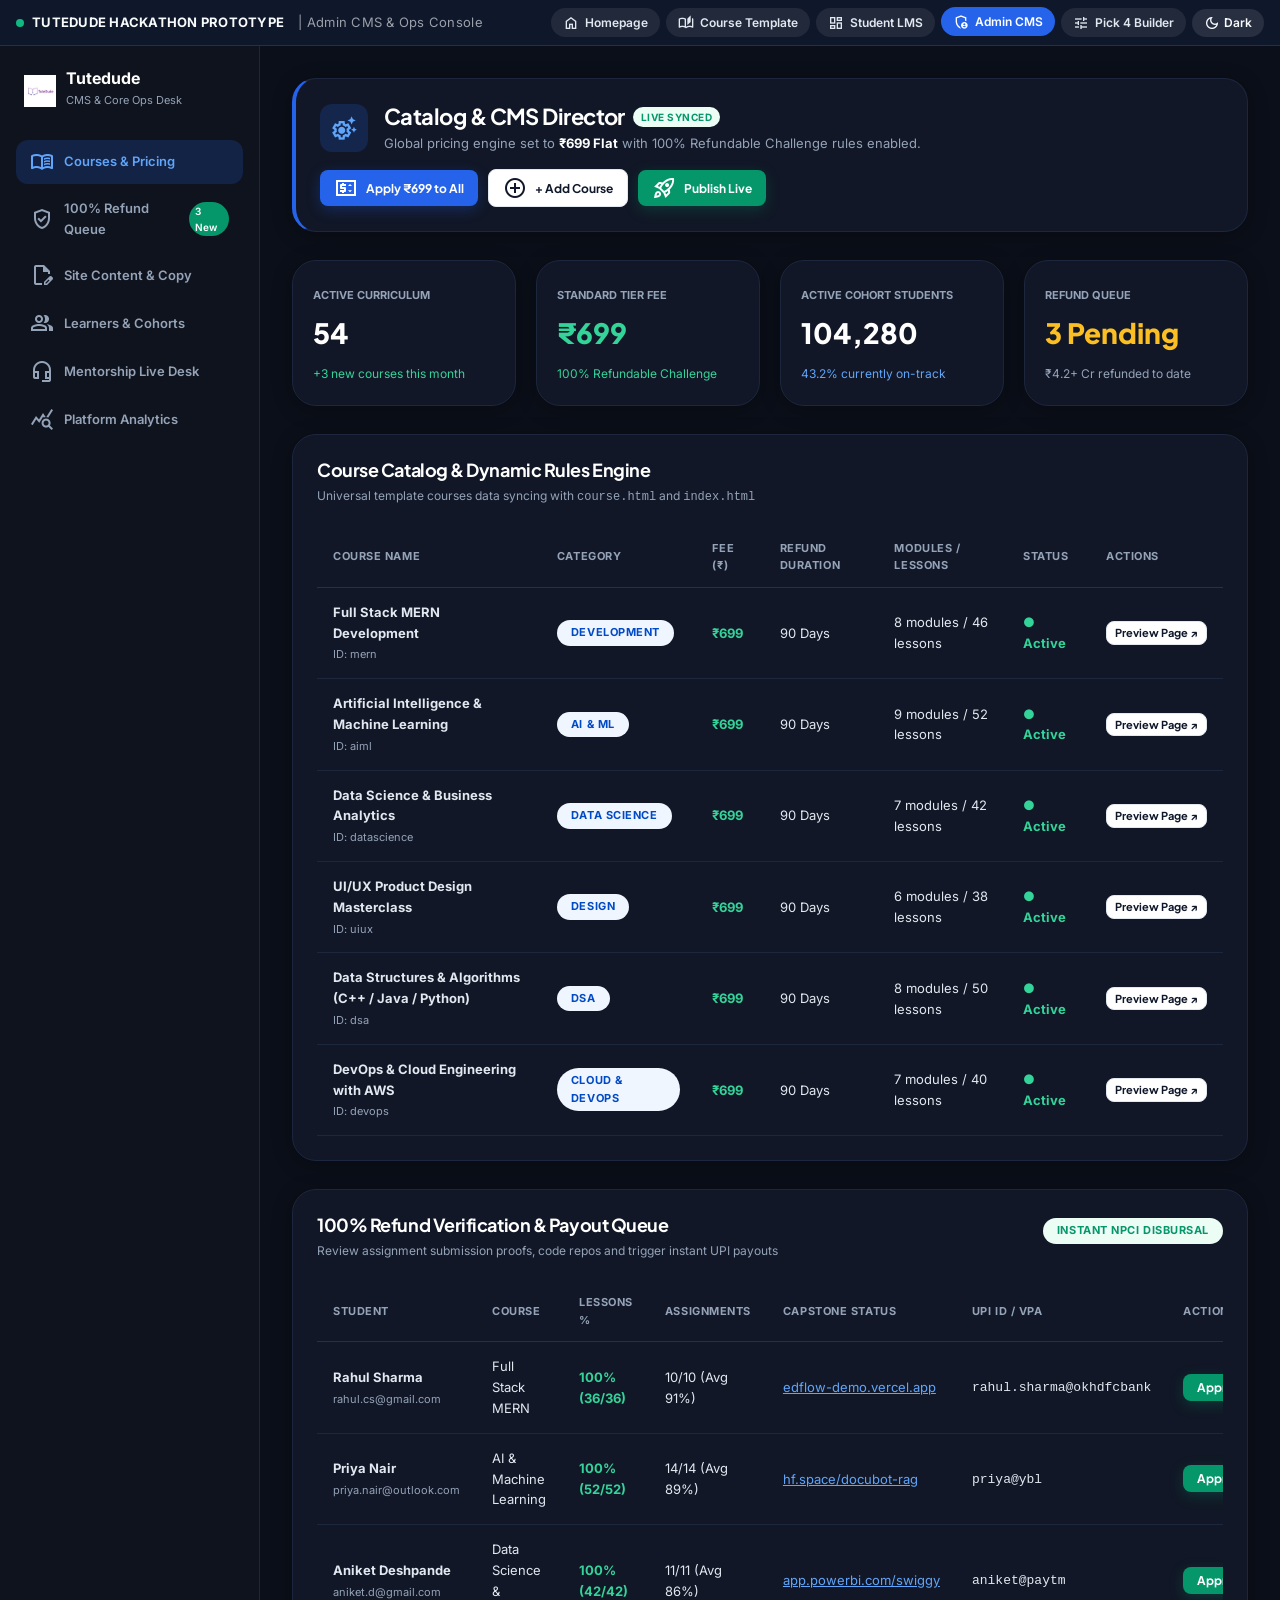
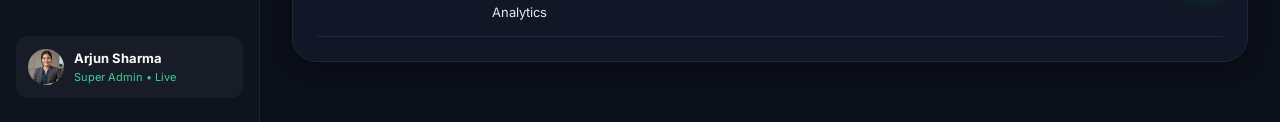
<file: admin.html>
<!DOCTYPE html>
<html lang="en" data-theme="dark">
<head>
  <meta charset="UTF-8">
  <meta name="viewport" content="width=device-width, initial-scale=1.0">
  <title>Tutedude CMS & Operations Console — Admin</title>
  <meta name="description" content="Manage course catalog, pricing engines, 100% refund verification queues and site copy.">
  <link rel="stylesheet" href="css/styles.css">
  <style>
    .admin-layout {
      display: grid;
      grid-template-columns: 260px 1fr;
      min-height: calc(100vh - 42px);
    }
    .admin-sidebar {
      background: #0f131d;
      border-right: 1px solid #1c263d;
      padding: 24px 16px;
      display: flex;
      flex-direction: column;
      justify-content: space-between;
    }
    .admin-nav-item {
      display: flex;
      align-items: center;
      gap: 10px;
      padding: 10px 14px;
      border-radius: var(--radius-md);
      font-size: 13px;
      font-weight: 600;
      color: #94a3b8;
      cursor: pointer;
      transition: all var(--transition-fast);
      margin-bottom: 4px;
    }
    .admin-nav-item:hover,
    .admin-nav-item.active {
      background: rgba(37, 99, 235, 0.2);
      color: #60a5fa;
    }
    .admin-main {
      background: #0b0f19;
      padding: 32px;
      overflow-y: auto;
    }
    .admin-card {
      background: #111726;
      border: 1px solid #1c263d;
      border-radius: var(--radius-xl);
      padding: 24px;
      box-shadow: 0 4px 20px rgba(0, 0, 0, 0.3);
      margin-bottom: 28px;
    }
    .admin-table {
      width: 100%;
      border-collapse: collapse;
      font-size: 13px;
      text-align: left;
    }
    .admin-table th {
      padding: 12px 16px;
      border-bottom: 1px solid #24304d;
      color: #94a3b8;
      font-weight: 700;
      text-transform: uppercase;
      font-size: 11px;
      letter-spacing: 0.05em;
    }
    .admin-table td {
      padding: 14px 16px;
      border-bottom: 1px solid #1c263d;
      color: #e2e8f0;
    }
    .admin-table tr:hover td {
      background: rgba(255, 255, 255, 0.02);
    }
    @media (max-width: 1024px) {
      .admin-layout {
        grid-template-columns: 1fr;
      }
      .admin-sidebar {
        display: none;
      }
    }
  </style>
</head>
<body>

  <!-- ========================================================================
       TOP DEMO TOOLBAR (Hackathon Evaluator Switcher)
       ======================================================================== -->
  <aside class="demo-switcher-bar" aria-label="Demo Navigation">
    <div class="brand-tag">
      <span class="pulse-dot"></span>
      <span>TUTEDUDE HACKATHON PROTOTYPE</span>
      <span style="opacity: 0.6; font-weight: 400; margin-left: 6px;">| Admin CMS & Ops Console</span>
    </div>
    <div class="demo-nav-links">
      <a href="index.html" class="demo-nav-btn">
        <span class="material-symbols-outlined" style="font-size:16px;">home</span> Homepage
      </a>
      <a href="course.html" class="demo-nav-btn">
        <span class="material-symbols-outlined" style="font-size:16px;">auto_stories</span> Course Template
      </a>
      <a href="dashboard.html" class="demo-nav-btn">
        <span class="material-symbols-outlined" style="font-size:16px;">dashboard</span> Student LMS
      </a>
      <a href="admin.html" class="demo-nav-btn active">
        <span class="material-symbols-outlined" style="font-size:16px;">admin_panel_settings</span> Admin CMS
      </a>
      <a href="pack-builder.html" class="demo-nav-btn">
        <span class="material-symbols-outlined" style="font-size:16px;">tune</span> Pick 4 Builder
      </a>
      <button class="theme-toggle-btn" aria-label="Toggle Theme">
        <span class="material-symbols-outlined theme-toggle-icon" style="font-size:16px;">dark_mode</span>
        <span class="theme-toggle-text">Dark</span>
      </button>
    </div>
  </aside>

  <!-- Mobile Admin Header -->
  <header class="main-header mobile-admin-header" style="position: sticky; top: 0; z-index: 100;">
    <div class="nav-container">
      <a href="index.html" class="logo-wrapper">
        <img src="assets/td-badge.png" alt="Tutedude Logo" class="logo-img">
        <span>tutedude <span style="font-size: 11px; color: var(--color-primary); font-weight: 700; background: rgba(37,99,235,0.15); padding: 2px 6px; border-radius: 4px;">ADMIN</span></span>
      </a>
      <div class="mobile-header-actions">
        <button class="mobile-icon-btn theme-toggle-btn" aria-label="Toggle Theme">
          <span class="material-symbols-outlined theme-toggle-icon" style="font-size: 20px;">dark_mode</span>
        </button>
        <button class="mobile-hamburger-btn" onclick="toggleMobileMenu()" aria-label="Open Navigation Menu">
          <span class="material-symbols-outlined" style="font-size: 24px;">menu</span>
        </button>
      </div>
    </div>
  </header>

  <!-- ========================================================================
       ADMIN CONSOLE LAYOUT
       ======================================================================== -->
  <div class="admin-layout">
    
    <!-- Sidebar -->
    <aside class="admin-sidebar">
      <div>
        <div style="display: flex; align-items: center; gap: 10px; margin-bottom: 28px; padding: 0 8px;">
          <img src="assets/td-badge.png" alt="TD" style="height: 32px;">
          <div>
            <strong style="font-size: 16px; color: #ffffff; display: block; line-height: 1;">Tutedude</strong>
            <span style="font-size: 11px; color: #94a3b8;">CMS & Core Ops Desk</span>
          </div>
        </div>

        <nav>
          <div class="admin-nav-item active" onclick="switchAdminTab('catalog')">
            <span class="material-symbols-outlined">menu_book</span>
            <span>Courses & Pricing</span>
          </div>
          <div class="admin-nav-item" onclick="switchAdminTab('refunds')">
            <span class="material-symbols-outlined">verified_user</span>
            <span>100% Refund Queue</span>
            <span style="background: #059669; color: #ffffff; font-size: 10px; padding: 1px 6px; border-radius: 999px; margin-left: auto;">3 New</span>
          </div>
          <div class="admin-nav-item" onclick="switchAdminTab('copy')">
            <span class="material-symbols-outlined">edit_document</span>
            <span>Site Content & Copy</span>
          </div>
          <div class="admin-nav-item">
            <span class="material-symbols-outlined">group</span>
            <span>Learners & Cohorts</span>
          </div>
          <div class="admin-nav-item">
            <span class="material-symbols-outlined">headset_mic</span>
            <span>Mentorship Live Desk</span>
          </div>
          <div class="admin-nav-item">
            <span class="material-symbols-outlined">query_stats</span>
            <span>Platform Analytics</span>
          </div>
        </nav>
      </div>

      <!-- Admin Profile Footer -->
      <div style="background: rgba(255, 255, 255, 0.04); padding: 12px; border-radius: var(--radius-md); display: flex; align-items: center; gap: 10px;">
        <img src="assets/student-aniket.png" alt="Admin" style="width: 36px; height: 36px; border-radius: 50%; object-fit: cover;">
        <div>
          <div style="font-size: 13px; font-weight: 700; color: #ffffff;">Arjun Sharma</div>
          <div style="font-size: 11px; color: #34d399;">Super Admin • Live</div>
        </div>
      </div>
    </aside>

    <!-- Main Workspace -->
    <main class="admin-main">
      
      <!-- Mobile Quick Admin Tab Switcher -->
      <div class="mobile-admin-tabs">
        <button class="btn btn-sm btn-primary mobile-tab-btn" onclick="switchAdminTab('catalog'); setMobileTabActive(this);">Courses & Pricing</button>
        <button class="btn btn-sm btn-secondary mobile-tab-btn" onclick="switchAdminTab('refunds'); setMobileTabActive(this);">Refund Queue (3)</button>
        <button class="btn btn-sm btn-secondary mobile-tab-btn" onclick="switchAdminTab('copy'); setMobileTabActive(this);">Copy & Rules</button>
      </div>

      <!-- Top Command Context Bar -->
      <div class="admin-card" style="display: flex; align-items: center; justify-content: space-between; flex-wrap: wrap; gap: 16px; border-left: 4px solid var(--color-primary-container);">
        <div style="display: flex; align-items: center; gap: 16px;">
          <div style="width: 48px; height: 48px; border-radius: var(--radius-md); background: rgba(37, 99, 235, 0.2); color: #60a5fa; display: flex; align-items: center; justify-content: center;">
            <span class="material-symbols-outlined" style="font-size: 28px;">settings_suggest</span>
          </div>
          <div>
            <div style="display: flex; align-items: center; gap: 8px;">
              <h2 style="font-size: 22px; color: #ffffff;">Catalog & CMS Director</h2>
              <span class="section-tag green" style="margin: 0; padding: 2px 8px; font-size: 10px;">LIVE SYNCED</span>
            </div>
            <p style="font-size: 13px; color: #94a3b8; margin-top: 2px;">
              Global pricing engine set to <strong style="color: #ffffff;">₹699 Flat</strong> with 100% Refundable Challenge rules enabled.
            </p>
          </div>
        </div>

        <div style="display: flex; align-items: center; gap: 10px; flex-wrap: wrap;">
          <button class="btn btn-sm btn-primary" onclick="showToast('Global ₹699 price model applied to all 54 active courses!', 'success')">
            <span class="material-symbols-outlined">price_change</span> Apply ₹699 to All
          </button>
          <button class="btn btn-sm btn-secondary" onclick="openModal('addCourseModal')">
            <span class="material-symbols-outlined">add_circle</span> + Add Course
          </button>
          <button class="btn btn-sm btn-emerald" onclick="showToast('Published all updated CMS strings live to production!', 'success')">
            <span class="material-symbols-outlined">rocket_launch</span> Publish Live
          </button>
        </div>
      </div>

      <!-- Key Metrics Row -->
      <div style="display: grid; grid-template-columns: repeat(auto-fit, minmax(220px, 1fr)); gap: 20px; margin-bottom: 28px;">
        <div class="admin-card" style="margin: 0; padding: 20px;">
          <span style="font-size: 11px; text-transform: uppercase; color: #94a3b8; font-weight: 700;">Active Curriculum</span>
          <div style="font-family: var(--font-heading); font-size: 28px; font-weight: 800; color: #ffffff; margin: 4px 0;">54</div>
          <span style="font-size: 12px; color: #34d399;">+3 new courses this month</span>
        </div>

        <div class="admin-card" style="margin: 0; padding: 20px;">
          <span style="font-size: 11px; text-transform: uppercase; color: #94a3b8; font-weight: 700;">Standard Tier Fee</span>
          <div style="font-family: var(--font-heading); font-size: 28px; font-weight: 800; color: #34d399; margin: 4px 0;">₹699</div>
          <span style="font-size: 12px; color: #34d399;">100% Refundable Challenge</span>
        </div>

        <div class="admin-card" style="margin: 0; padding: 20px;">
          <span style="font-size: 11px; text-transform: uppercase; color: #94a3b8; font-weight: 700;">Active Cohort Students</span>
          <div style="font-family: var(--font-heading); font-size: 28px; font-weight: 800; color: #ffffff; margin: 4px 0;">104,280</div>
          <span style="font-size: 12px; color: #60a5fa;">43.2% currently on-track</span>
        </div>

        <div class="admin-card" style="margin: 0; padding: 20px;">
          <span style="font-size: 11px; text-transform: uppercase; color: #94a3b8; font-weight: 700;">Refund Queue</span>
          <div style="font-family: var(--font-heading); font-size: 28px; font-weight: 800; color: #fbbf24; margin: 4px 0;">3 Pending</div>
          <span style="font-size: 12px; color: #94a3b8;">₹4.2+ Cr refunded to date</span>
        </div>
      </div>

      <!-- TAB 1: Course Catalog & Pricing Director -->
      <section id="tabCatalog" class="admin-card">
        <div style="display: flex; align-items: center; justify-content: space-between; margin-bottom: 20px;">
          <div>
            <h3 style="font-size: 18px; color: #ffffff;">Course Catalog & Dynamic Rules Engine</h3>
            <span style="font-size: 12px; color: #94a3b8;">Universal template courses data syncing with <code>course.html</code> and <code>index.html</code></span>
          </div>
        </div>

        <div style="overflow-x: auto;">
          <table class="admin-table">
            <thead>
              <tr>
                <th>Course Name</th>
                <th>Category</th>
                <th>Fee (₹)</th>
                <th>Refund Duration</th>
                <th>Modules / Lessons</th>
                <th>Status</th>
                <th>Actions</th>
              </tr>
            </thead>
            <tbody id="adminCourseTableBody">
              <!-- Dynamically populated via JS -->
            </tbody>
          </table>
        </div>
      </section>

      <!-- TAB 2: 100% Refund Approvals Desk -->
      <section id="tabRefunds" class="admin-card">
        <div style="display: flex; align-items: center; justify-content: space-between; margin-bottom: 20px;">
          <div>
            <h3 style="font-size: 18px; color: #ffffff;">100% Refund Verification & Payout Queue</h3>
            <span style="font-size: 12px; color: #94a3b8;">Review assignment submission proofs, code repos and trigger instant UPI payouts</span>
          </div>
          <span class="section-tag green" style="font-size: 11px;">Instant NPCI Disbursal</span>
        </div>

        <div style="overflow-x: auto;">
          <table class="admin-table">
            <thead>
              <tr>
                <th>Student</th>
                <th>Course</th>
                <th>Lessons %</th>
                <th>Assignments</th>
                <th>Capstone Status</th>
                <th>UPI ID / VPA</th>
                <th>Action</th>
              </tr>
            </thead>
            <tbody id="refundApprovalsTable">
              <tr id="req-1">
                <td>
                  <strong>Rahul Sharma</strong><br>
                  <span style="font-size: 11px; color: #94a3b8;">rahul.cs@gmail.com</span>
                </td>
                <td>Full Stack MERN</td>
                <td><span style="color: #34d399; font-weight: 700;">100% (36/36)</span></td>
                <td>10/10 (Avg 91%)</td>
                <td><a href="#" style="color: #60a5fa; text-decoration: underline;" onclick="showToast('Viewing verified deployed URL and GitHub repo')">edflow-demo.vercel.app</a></td>
                <td><code>rahul.sharma@okhdfcbank</code></td>
                <td>
                  <button class="btn btn-sm btn-emerald" onclick="approveStudentRefund('req-1', 'Rahul Sharma', '₹699', 'rahul.sharma@okhdfcbank')">
                    Approve ₹699
                  </button>
                </td>
              </tr>

              <tr id="req-2">
                <td>
                  <strong>Priya Nair</strong><br>
                  <span style="font-size: 11px; color: #94a3b8;">priya.nair@outlook.com</span>
                </td>
                <td>AI & Machine Learning</td>
                <td><span style="color: #34d399; font-weight: 700;">100% (52/52)</span></td>
                <td>14/14 (Avg 89%)</td>
                <td><a href="#" style="color: #60a5fa; text-decoration: underline;" onclick="showToast('Viewing HuggingFace Spaces RAG Agent')">hf.space/docubot-rag</a></td>
                <td><code>priya@ybl</code></td>
                <td>
                  <button class="btn btn-sm btn-emerald" onclick="approveStudentRefund('req-2', 'Priya Nair', '₹699', 'priya@ybl')">
                    Approve ₹699
                  </button>
                </td>
              </tr>

              <tr id="req-3">
                <td>
                  <strong>Aniket Deshpande</strong><br>
                  <span style="font-size: 11px; color: #94a3b8;">aniket.d@gmail.com</span>
                </td>
                <td>Data Science & Analytics</td>
                <td><span style="color: #34d399; font-weight: 700;">100% (42/42)</span></td>
                <td>11/11 (Avg 86%)</td>
                <td><a href="#" style="color: #60a5fa; text-decoration: underline;" onclick="showToast('Viewing Power BI Public Report')">app.powerbi.com/swiggy</a></td>
                <td><code>aniket@paytm</code></td>
                <td>
                  <button class="btn btn-sm btn-emerald" onclick="approveStudentRefund('req-3', 'Aniket Deshpande', '₹699', 'aniket@paytm')">
                    Approve ₹699
                  </button>
                </td>
              </tr>
            </tbody>
          </table>
        </div>
      </section>

      <!-- TAB 3: Global Site Content & Copy Editor -->
      <section id="tabCopy" class="admin-card" style="display: none;">
        <h3 style="font-size: 18px; color: #ffffff; margin-bottom: 8px;">Site Content & Headline Strings</h3>
        <p style="font-size: 13px; color: #94a3b8; margin-bottom: 20px;">Edit core headlines across the platform without touching HTML code.</p>

        <div style="display: grid; grid-template-columns: 1fr 1fr; gap: 20px;">
          <div>
            <label style="display: block; font-size: 12px; font-weight: 700; color: #94a3b8; margin-bottom: 6px;">Homepage Main Headline:</label>
            <input type="text" id="cfgHeroHeadline" value="Build Skills That Move Your Career Forward." style="width: 100%; padding: 10px; background: #0f131d; border: 1px solid #24304d; border-radius: var(--radius-sm); color: #ffffff; font-size: 13px;">
          </div>
          <div>
            <label style="display: block; font-size: 12px; font-weight: 700; color: #94a3b8; margin-bottom: 6px;">Refund Formula Headline:</label>
            <input type="text" id="cfgFormulaHeadline" value="COMMIT → LEARN → COMPLETE → GET REFUNDED" style="width: 100%; padding: 10px; background: #0f131d; border: 1px solid #24304d; border-radius: var(--radius-sm); color: #ffffff; font-size: 13px;">
          </div>
        </div>

        <div style="margin-top: 20px;">
          <button class="btn btn-sm btn-primary" onclick="showToast('Homepage copy strings updated successfully!')">
            Save Copy Changes
          </button>
        </div>
      </section>

    </main>
  </div>

  <!-- Add Course Modal -->
  <div class="modal-overlay" id="addCourseModal">
    <div class="modal-box" style="max-width: 540px;">
      <div class="modal-header">
        <h4 style="font-size: 18px;">+ Add New Course to Catalog</h4>
        <button class="modal-close-btn">&times;</button>
      </div>
      <div class="modal-body">
        <div style="display: flex; flex-direction: column; gap: 14px;">
          <div>
            <label style="font-size: 12px; font-weight: 700; color: var(--text-muted);">Course Title:</label>
            <input type="text" id="newCourseTitle" placeholder="e.g. Next.js 15 & Server Components" style="width: 100%; padding: 8px 12px; border: 1px solid var(--border-subtle); border-radius: var(--radius-sm); font-size: 14px; background: var(--bg-surface); color: var(--text-primary);">
          </div>
          <div>
            <label style="font-size: 12px; font-weight: 700; color: var(--text-muted);">Category:</label>
            <select id="newCourseCat" style="width: 100%; padding: 8px 12px; border: 1px solid var(--border-subtle); border-radius: var(--radius-sm); font-size: 14px; background: var(--bg-surface); color: var(--text-primary);">
              <option value="Development">Development</option>
              <option value="AI & ML">AI & ML</option>
              <option value="Data Science">Data Science</option>
              <option value="Design">Design</option>
              <option value="Cloud & DevOps">Cloud & DevOps</option>
            </select>
          </div>
          <div>
            <label style="font-size: 12px; font-weight: 700; color: var(--text-muted);">Price (₹):</label>
            <input type="number" id="newCoursePrice" value="699" style="width: 100%; padding: 8px 12px; border: 1px solid var(--border-subtle); border-radius: var(--radius-sm); font-size: 14px; background: var(--bg-surface); color: var(--text-primary);">
          </div>
          <button class="btn btn-primary" onclick="addNewCourseFromAdmin()">
            Save Course to Live Catalog
          </button>
        </div>
      </div>
    </div>
  <!-- ========================================================================
       MOBILE NAVIGATION DRAWER
       ======================================================================== -->
  <div class="mobile-drawer-backdrop" id="mobileDrawerBackdrop" onclick="closeMobileMenu()"></div>
  <aside class="mobile-nav-drawer" id="mobileNavDrawer" aria-label="Mobile Navigation">
    <div class="mobile-drawer-header">
      <div class="logo-wrapper" style="font-size: 18px;">
        <img src="assets/td-badge.png" alt="Tutedude Logo" style="height: 28px;">
        <span>tutedude</span>
      </div>
      <button class="mobile-icon-btn" onclick="closeMobileMenu()" aria-label="Close Navigation">
        <span class="material-symbols-outlined" style="font-size: 20px;">close</span>
      </button>
    </div>

    <!-- Admin Profile Card -->
    <div style="background: rgba(255, 255, 255, 0.05); padding: 14px; border-radius: var(--radius-md); margin-bottom: 14px; display: flex; align-items: center; gap: 10px; border: 1px solid var(--border-subtle);">
      <img src="assets/student-aniket.png" alt="Admin" style="width: 38px; height: 38px; border-radius: 50%; object-fit: cover;">
      <div>
        <div style="font-size: 13px; font-weight: 700; color: var(--text-primary);">Arjun Sharma</div>
        <div style="font-size: 11px; color: var(--color-emerald);">Super Admin Console</div>
      </div>
    </div>

    <!-- Admin Fast Section Links -->
    <div style="display: flex; flex-direction: column; gap: 4px; margin-bottom: 16px;">
      <a href="index.html" class="mobile-drawer-link">
        <span class="material-symbols-outlined" style="color: var(--color-primary);">home</span>
        <span>Homepage</span>
      </a>
      <a href="javascript:void(0)" class="mobile-drawer-link" onclick="switchAdminTab('catalog'); closeMobileMenu();">
        <span class="material-symbols-outlined" style="color: var(--color-primary);">menu_book</span>
        <span>Courses & ₹699 Pricing</span>
      </a>
      <a href="javascript:void(0)" class="mobile-drawer-link" onclick="switchAdminTab('refunds'); closeMobileMenu();">
        <span class="material-symbols-outlined" style="color: var(--color-emerald);">verified_user</span>
        <span>100% Refund Queue (3 Pending)</span>
      </a>
      <a href="javascript:void(0)" class="mobile-drawer-link" onclick="switchAdminTab('copy'); closeMobileMenu();">
        <span class="material-symbols-outlined" style="color: var(--color-amber);">edit_document</span>
        <span>Site Content & Copy</span>
      </a>
    </div>

    <!-- Hackathon Quick View Switcher inside drawer -->
    <div style="border-top: 1px solid var(--border-subtle); padding-top: 14px; margin-top: auto;">
      <span style="font-size: 11px; font-weight: 700; text-transform: uppercase; color: var(--text-muted); display: block; margin-bottom: 8px;">
        ⚡ Hackathon Evaluator Views
      </span>
      <div style="display: flex; flex-direction: column; gap: 4px;">
        <a href="index.html" class="mobile-drawer-link" style="padding: 8px 12px; font-size: 13px;">
          <span class="material-symbols-outlined" style="font-size: 18px;">home</span> Homepage
        </a>
        <a href="course.html?id=mern" class="mobile-drawer-link" style="padding: 8px 12px; font-size: 13px;">
          <span class="material-symbols-outlined" style="font-size: 18px;">auto_stories</span> Course Template
        </a>
        <a href="dashboard.html" class="mobile-drawer-link" style="padding: 8px 12px; font-size: 13px;">
          <span class="material-symbols-outlined" style="font-size: 18px;">dashboard</span> Student LMS
        </a>
        <a href="admin.html" class="mobile-drawer-link active" style="padding: 8px 12px; font-size: 13px;">
          <span class="material-symbols-outlined" style="font-size: 18px;">admin_panel_settings</span> Admin CMS
        </a>
        <a href="pack-builder.html" class="mobile-drawer-link" style="padding: 8px 12px; font-size: 13px;">
          <span class="material-symbols-outlined" style="font-size: 18px;">tune</span> Pick 4 Builder
        </a>
      </div>
    </div>
  </aside>

  <!-- ========================================================================
       MOBILE DEMO FLOATING PILL & BOTTOM SHEET
       ======================================================================== -->
  <div class="mobile-demo-pill" onclick="toggleMobileDemo()" aria-label="Toggle Demo Views">
    <span class="pulse-dot"></span>
    <span>Demo Views</span>
    <span class="material-symbols-outlined" style="font-size: 16px;">expand_less</span>
  </div>

  <div class="mobile-demo-backdrop" id="mobileDemoBackdrop" onclick="closeMobileDemo()"></div>
  <aside class="mobile-demo-sheet" id="mobileDemoSheet" aria-label="Demo Views Drawer">
    <div style="display: flex; align-items: center; justify-content: space-between; margin-bottom: 16px;">
      <div style="display: flex; align-items: center; gap: 8px;">
        <span class="pulse-dot"></span>
        <strong style="font-size: 15px;">Hackathon Prototype Views</strong>
      </div>
      <button class="mobile-icon-btn" onclick="closeMobileDemo()" style="width: 32px; height: 32px;">
        <span class="material-symbols-outlined" style="font-size: 18px;">close</span>
      </button>
    </div>

    <div style="display: grid; grid-template-columns: 1fr 1fr; gap: 10px;">
      <a href="index.html" class="btn btn-sm btn-secondary" style="justify-content: flex-start;">
        <span class="material-symbols-outlined">home</span> Homepage
      </a>
      <a href="course.html?id=mern" class="btn btn-sm btn-secondary" style="justify-content: flex-start;">
        <span class="material-symbols-outlined">auto_stories</span> Course Template
      </a>
      <a href="dashboard.html" class="btn btn-sm btn-secondary" style="justify-content: flex-start;">
        <span class="material-symbols-outlined">dashboard</span> Student LMS
      </a>
      <a href="admin.html" class="btn btn-sm btn-primary" style="justify-content: flex-start;">
        <span class="material-symbols-outlined">admin_panel_settings</span> Admin CMS
      </a>
      <a href="pack-builder.html" class="btn btn-sm btn-secondary" style="grid-column: span 2; justify-content: center;">
        <span class="material-symbols-outlined">tune</span> Customize Pack (Pick Any 4)
      </a>
    </div>
  </aside>

  <!-- Scripts -->
  <script src="js/courses-data.js"></script>
  <script src="js/app.js"></script>
  <script>
    function setMobileTabActive(btn) {
      document.querySelectorAll('.mobile-tab-btn').forEach(b => {
        b.className = 'btn btn-sm btn-secondary mobile-tab-btn';
      });
      btn.className = 'btn btn-sm btn-primary mobile-tab-btn';
    }

    document.addEventListener('DOMContentLoaded', () => {
      renderAdminCatalog();
    });

    function renderAdminCatalog() {
      const tbody = document.getElementById('adminCourseTableBody');
      tbody.innerHTML = '';

      const courses = getAllCourses();
      courses.forEach(c => {
        const tr = document.createElement('tr');
        tr.innerHTML = `
          <td>
            <strong>${c.title}</strong><br>
            <span style="font-size: 11px; color: #94a3b8;">ID: ${c.id}</span>
          </td>
          <td><span class="section-tag blue" style="margin: 0; font-size: 11px;">${c.category}</span></td>
          <td><strong style="color: #34d399;">₹${c.price}</strong></td>
          <td>${c.refundPeriod}</td>
          <td>${c.moduleCount} modules / ${c.lessonCount} lessons</td>
          <td><span style="color: #34d399; font-weight: 700;">● Active</span></td>
          <td>
            <a href="course.html?id=${c.id}" class="btn btn-sm btn-secondary" style="padding: 2px 8px; font-size: 11px;" target="_blank">
              Preview Page ↗
            </a>
          </td>
        `;
        tbody.appendChild(tr);
      });
    }

    function approveStudentRefund(rowId, studentName, amount, upiId) {
      const row = document.getElementById(rowId);
      if (row) {
        row.innerHTML = `
          <td colspan="7" style="background: rgba(5, 150, 105, 0.15); color: #34d399; padding: 14px 16px;">
            <div style="display: flex; align-items: center; justify-content: space-between;">
              <span>✓ <strong>${amount} Payout Disbursed</strong> to ${studentName} (${upiId}) via UPI NPCI Gateway</span>
              <span style="font-size: 11px; color: #94a3b8;">UTR-TD2026-${Math.floor(100000 + Math.random()*900000)}</span>
            </div>
          </td>
        `;
      }
      showToast(`Approved ${amount} refund for ${studentName}! Disbursed instantly.`, 'success');
    }

    function switchAdminTab(tab) {
      document.querySelectorAll('.admin-nav-item').forEach(el => el.classList.remove('active'));
      const catTab = document.getElementById('tabCatalog');
      const refTab = document.getElementById('tabRefunds');
      const copyTab = document.getElementById('tabCopy');

      catTab.style.display = 'none';
      refTab.style.display = 'none';
      copyTab.style.display = 'none';

      if (tab === 'catalog') {
        catTab.style.display = 'block';
      } else if (tab === 'refunds') {
        refTab.style.display = 'block';
      } else if (tab === 'copy') {
        copyTab.style.display = 'block';
      }
    }

    function addNewCourseFromAdmin() {
      const title = document.getElementById('newCourseTitle').value;
      const cat = document.getElementById('newCourseCat').value;
      const price = document.getElementById('newCoursePrice').value;

      if (!title) {
        showToast('Please enter course title', 'error');
        return;
      }

      COURSES_DATA.push({
        id: title.toLowerCase().replace(/[^a-z0-9]/g, '-'),
        title: title,
        category: cat,
        subtitle: `Master ${title} with practical projects and 1:1 mentorship.`,
        description: `Comprehensive industry curriculum for ${title}.`,
        price: parseInt(price) || 699,
        originalPrice: 3499,
        discountPercent: 80,
        rating: 4.90,
        reviewCount: 120,
        learners: "500+",
        durationHours: 45,
        moduleCount: 6,
        lessonCount: 30,
        projectCount: 3,
        assignmentCount: 8,
        difficulty: "Beginner to Advanced",
        language: "English & Hinglish",
        refundPeriod: "90 Days",
        refundAmount: `₹${price} (100% Cashback)`,
        learningOutcomes: ["Master core principles", "Build live portfolio apps", "1:1 mentorship guidance"],
        endOfCourseCards: [{ icon: "rocket_launch", title: "Deploy Projects", description: "Build scalable portfolio apps" }],
        modules: [{ number: "01", title: "Foundations & Setup", duration: "6 Hours", lessons: [{ title: "Introduction", duration: "30 min", isPreview: true }] }],
        projects: [],
        instructor: { name: "Senior Industry Mentor", designation: "Staff Engineer", avatar: "assets/student-rahul.png", stats: { coursesTaught: 2, studentsMentored: "1,200+", instructorRating: "4.9" }, bio: "Experienced practitioner" },
        mentorship: { title: "1:1 Doubt Support" },
        targetAudience: [{ title: "All Learners", desc: "Anyone passionate about tech" }],
        prerequisites: ["Computer and internet"],
        tools: [{ name: "VS Code", icon: "code" }],
        certificate: { title: `Certificate in ${title}`, certIdFormat: "TD-NEW-100" },
        testimonials: [],
        faqs: []
      });

      renderAdminCatalog();
      closeAllModals();
      showToast(`Successfully added "${title}" to live catalog!`, 'success');
    }
  </script>
</body>
</html>
</file>
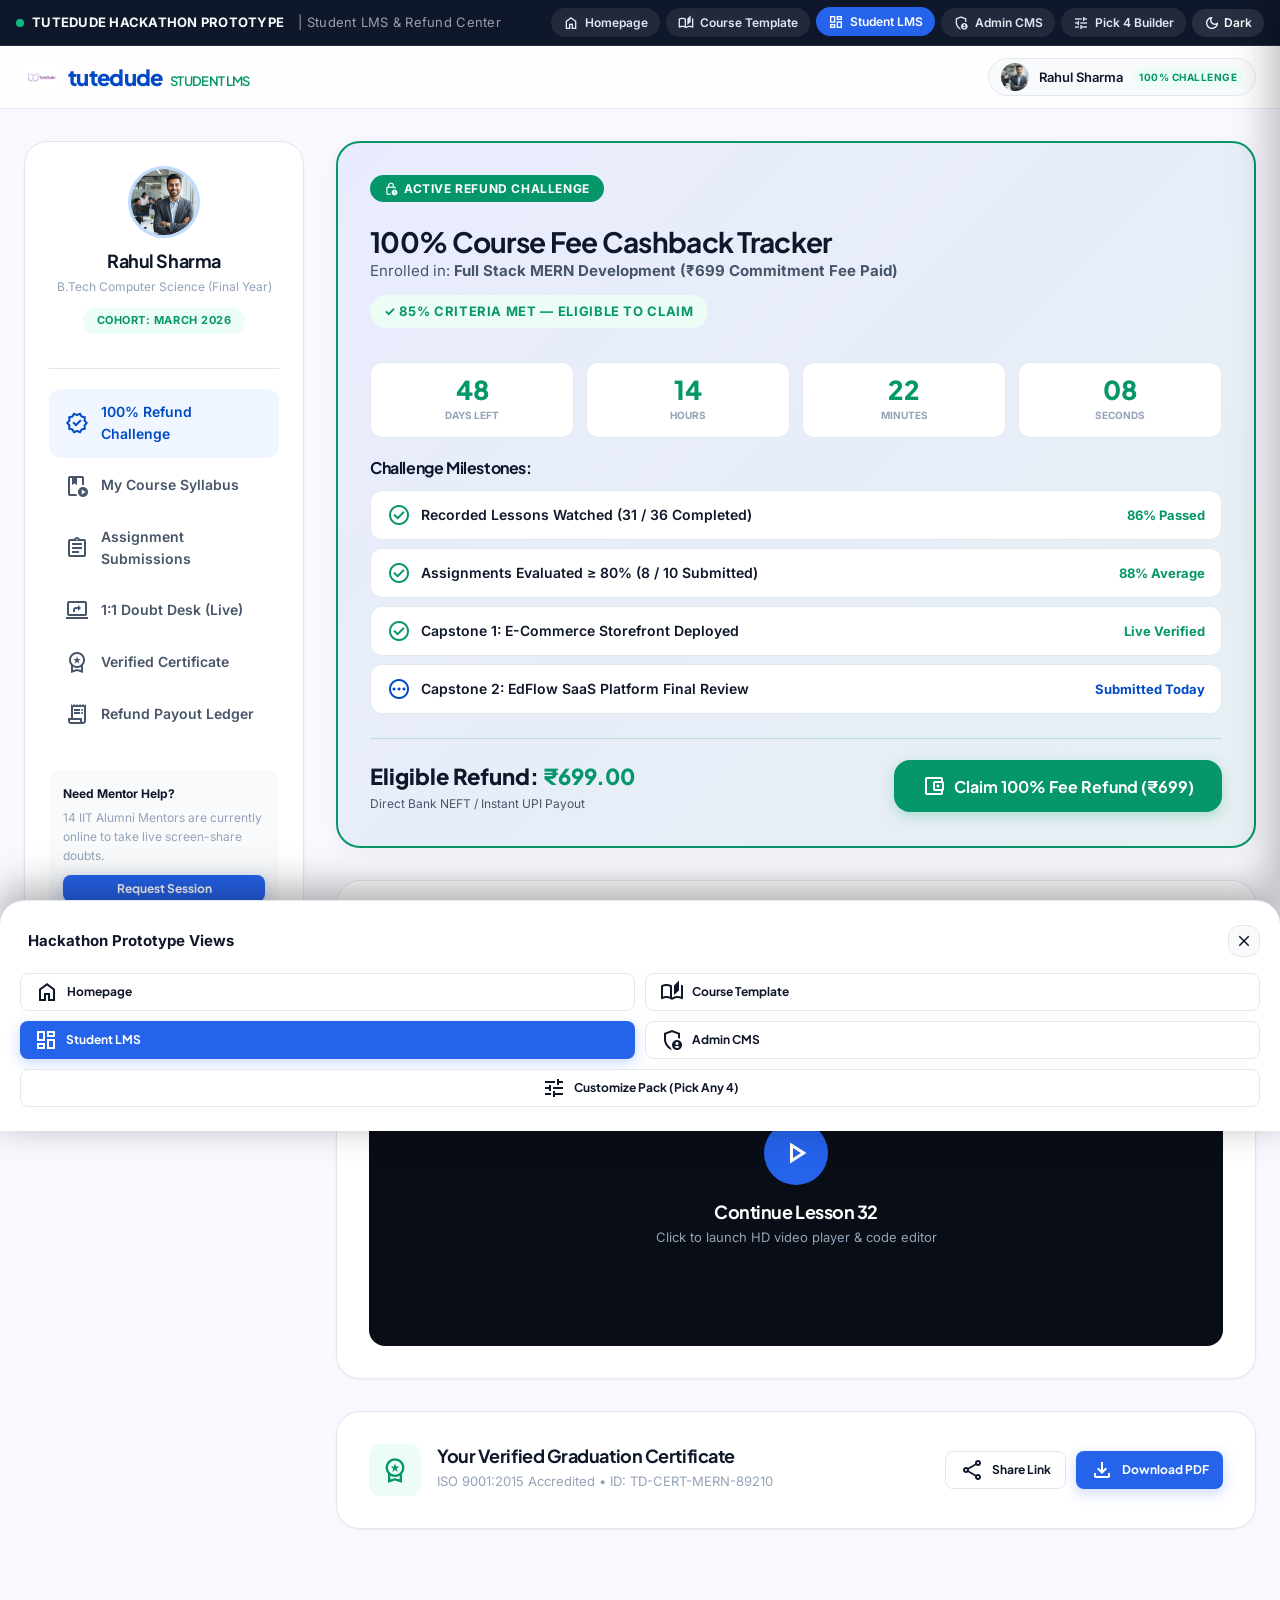
<file: dashboard.html>
<!DOCTYPE html>
<html lang="en" data-theme="light">
<head>
  <meta charset="UTF-8">
  <meta name="viewport" content="width=device-width, initial-scale=1.0">
  <title>Student Learning Portal & Refund Center — Tutedude</title>
  <meta name="description" content="Track your course lectures, submit assignments, access 1:1 mentorship and track your 100% refund qualification status.">
  <link rel="stylesheet" href="css/styles.css">
  <style>
    .dashboard-layout {
      max-width: 1280px;
      margin: 32px auto;
      padding: 0 24px 80px;
      display: grid;
      grid-template-columns: 280px 1fr;
      gap: 32px;
      align-items: flex-start;
    }
    .dash-sidebar {
      background: var(--bg-surface);
      border: 1px solid var(--border-subtle);
      border-radius: var(--radius-xl);
      padding: 24px;
      box-shadow: var(--shadow-sm);
      position: sticky;
      top: 100px;
    }
    .dash-nav-item {
      display: flex;
      align-items: center;
      gap: 12px;
      padding: 12px 16px;
      border-radius: var(--radius-md);
      font-size: 14px;
      font-weight: 600;
      color: var(--text-secondary);
      transition: all var(--transition-fast);
      cursor: pointer;
    }
    .dash-nav-item:hover,
    .dash-nav-item.active {
      background: var(--color-primary-subtle);
      color: var(--color-primary);
    }
    .challenge-spotlight-card {
      background: linear-gradient(135deg, rgba(37, 99, 235, 0.08), rgba(5, 150, 105, 0.08));
      border: 2px solid var(--color-emerald);
      border-radius: var(--radius-xl);
      padding: 32px;
      position: relative;
      overflow: hidden;
      margin-bottom: 32px;
      box-shadow: var(--shadow-md);
    }
    .countdown-grid {
      display: grid;
      grid-template-columns: repeat(4, 1fr);
      gap: 12px;
      margin: 20px 0;
    }
    .timer-box {
      background: var(--bg-surface);
      border: 1px solid var(--border-subtle);
      border-radius: var(--radius-md);
      padding: 14px;
      text-align: center;
    }
    .timer-val {
      font-family: var(--font-heading);
      font-size: 26px;
      font-weight: 800;
      color: var(--color-emerald);
      line-height: 1;
    }
    .timer-lbl {
      font-size: 10px;
      text-transform: uppercase;
      color: var(--text-muted);
      margin-top: 4px;
      font-weight: 700;
    }
    .checklist-row {
      display: flex;
      align-items: center;
      justify-content: space-between;
      padding: 12px 16px;
      background: var(--bg-surface);
      border: 1px solid var(--border-subtle);
      border-radius: var(--radius-md);
      margin-bottom: 8px;
    }
    .dash-card {
      background: var(--bg-surface);
      border: 1px solid var(--border-subtle);
      border-radius: var(--radius-xl);
      padding: 32px;
      box-shadow: var(--shadow-sm);
      margin-bottom: 32px;
      min-width: 0;
      box-sizing: border-box;
    }
    main {
      min-width: 0;
      max-width: 100%;
    }
    @media (max-width: 1024px) {
      .dashboard-layout {
        grid-template-columns: 1fr;
      }
      .dash-sidebar {
        position: static;
      }
    }
    @media (max-width: 768px) {
      .dashboard-layout {
        display: block !important;
        padding: 12px 14px 80px !important;
        margin: 0 auto !important;
        width: 100% !important;
        max-width: 100% !important;
        box-sizing: border-box !important;
      }
      .dash-sidebar {
        display: none !important;
      }
      main {
        display: block !important;
        min-width: 0 !important;
        width: 100% !important;
        max-width: 100% !important;
        box-sizing: border-box !important;
      }
      .challenge-spotlight-card,
      .dash-card {
        padding: 16px 12px !important;
        border-radius: var(--radius-lg) !important;
        margin-bottom: 20px !important;
        width: 100% !important;
        box-sizing: border-box !important;
      }
      .challenge-spotlight-card h2 {
        font-size: 18px !important;
        line-height: 1.3 !important;
        word-break: break-word !important;
      }
      .challenge-spotlight-card p {
        font-size: 13px !important;
        word-break: break-word !important;
      }
      .countdown-grid {
        display: flex !important;
        gap: 6px !important;
        margin: 14px 0 !important;
        width: 100% !important;
        box-sizing: border-box !important;
      }
      .timer-box {
        flex: 1 1 0px !important;
        min-width: 0 !important;
        padding: 8px 2px !important;
        box-sizing: border-box !important;
        text-align: center !important;
      }
      .timer-val {
        font-size: 17px !important;
        line-height: 1.1 !important;
      }
      .timer-lbl {
        font-size: 8px !important;
        letter-spacing: -0.02em !important;
        white-space: nowrap !important;
      }
      .checklist-row {
        flex-direction: column !important;
        align-items: flex-start !important;
        gap: 6px !important;
        padding: 10px 12px !important;
        width: 100% !important;
        box-sizing: border-box !important;
      }
      .checklist-row span {
        word-break: break-word !important;
      }
      .checklist-row > div:last-child {
        align-self: flex-start !important;
      }
      #refundStatusPill .section-tag {
        font-size: 11px !important;
        padding: 4px 8px !important;
        white-space: normal !important;
        text-align: center !important;
      }
      #claimRefundBtn {
        width: 100% !important;
        justify-content: center !important;
      }
    }
  </style>
</head>
<body>

  <!-- ========================================================================
       TOP DEMO TOOLBAR (Hackathon Evaluator Switcher)
       ======================================================================== -->
  <aside class="demo-switcher-bar" aria-label="Demo Navigation">
    <div class="brand-tag">
      <span class="pulse-dot"></span>
      <span>TUTEDUDE HACKATHON PROTOTYPE</span>
      <span style="opacity: 0.6; font-weight: 400; margin-left: 6px;">| Student LMS & Refund Center</span>
    </div>
    <div class="demo-nav-links">
      <a href="index.html" class="demo-nav-btn">
        <span class="material-symbols-outlined" style="font-size:16px;">home</span> Homepage
      </a>
      <a href="course.html" class="demo-nav-btn">
        <span class="material-symbols-outlined" style="font-size:16px;">auto_stories</span> Course Template
      </a>
      <a href="dashboard.html" class="demo-nav-btn active">
        <span class="material-symbols-outlined" style="font-size:16px;">dashboard</span> Student LMS
      </a>
      <a href="admin.html" class="demo-nav-btn">
        <span class="material-symbols-outlined" style="font-size:16px;">admin_panel_settings</span> Admin CMS
      </a>
      <a href="pack-builder.html" class="demo-nav-btn">
        <span class="material-symbols-outlined" style="font-size:16px;">tune</span> Pick 4 Builder
      </a>
      <button class="theme-toggle-btn" aria-label="Toggle Theme">
        <span class="material-symbols-outlined theme-toggle-icon" style="font-size:16px;">dark_mode</span>
        <span class="theme-toggle-text">Dark</span>
      </button>
    </div>
  </aside>

  <!-- ========================================================================
       MAIN HEADER
       ======================================================================== -->
  <header class="main-header">
    <div class="nav-container">
      <a href="index.html" class="logo-wrapper">
        <img src="assets/td-badge.png" alt="Tutedude Logo" class="logo-img">
        <span>tutedude <span style="font-size: 13px; color: var(--color-emerald); font-weight: 600; margin-left: 4px;" class="desktop-only">STUDENT LMS</span></span>
      </a>

      <div class="nav-actions desktop-only">
        <div style="display: flex; align-items: center; gap: 10px; background: var(--bg-surface-subtle); padding: 4px 12px; border-radius: var(--radius-full); border: 1px solid var(--border-subtle);">
          <img src="assets/student-rahul.png" alt="Profile" style="width: 28px; height: 28px; border-radius: 50%; object-fit: cover;">
          <span style="font-size: 13px; font-weight: 600;">Rahul Sharma</span>
          <span class="section-tag green" style="margin: 0; padding: 2px 6px; font-size: 10px;">100% Challenge</span>
        </div>
      </div>

      <!-- Mobile Header Actions -->
      <div class="mobile-header-actions">
        <button class="mobile-icon-btn theme-toggle-btn" aria-label="Toggle Theme">
          <span class="material-symbols-outlined theme-toggle-icon" style="font-size: 20px;">dark_mode</span>
        </button>
        <a href="index.html" class="mobile-icon-btn" aria-label="Homepage">
          <span class="material-symbols-outlined" style="font-size: 20px;">home</span>
        </a>
        <button class="mobile-hamburger-btn" onclick="toggleMobileMenu()" aria-label="Open Navigation Menu">
          <span class="material-symbols-outlined" style="font-size: 24px;">menu</span>
        </button>
      </div>
    </div>
  </header>

  <!-- ========================================================================
       DASHBOARD BODY
       ======================================================================== -->
  <div class="dashboard-layout">
    
    <!-- Sidebar Navigation -->
    <aside class="dash-sidebar">
      <div style="text-align: center; padding-bottom: 20px; border-bottom: 1px solid var(--border-subtle); margin-bottom: 20px;">
        <img src="assets/student-rahul.png" alt="Rahul" style="width: 72px; height: 72px; border-radius: 50%; object-fit: cover; margin: 0 auto 12px; border: 3px solid var(--border-accent);">
        <h4 style="font-size: 18px;">Rahul Sharma</h4>
        <span style="font-size: 12px; color: var(--text-muted);">B.Tech Computer Science (Final Year)</span>
        <div style="margin-top: 8px;">
          <span class="section-tag green" style="font-size: 11px;">Cohort: March 2026</span>
        </div>
      </div>

      <nav style="display: flex; flex-direction: column; gap: 4px;">
        <div class="dash-nav-item active">
          <span class="material-symbols-outlined">verified</span>
          <span>100% Refund Challenge</span>
        </div>
        <div class="dash-nav-item">
          <span class="material-symbols-outlined">play_lesson</span>
          <span>My Course Syllabus</span>
        </div>
        <div class="dash-nav-item">
          <span class="material-symbols-outlined">assignment</span>
          <span>Assignment Submissions</span>
        </div>
        <div class="dash-nav-item">
          <span class="material-symbols-outlined">screen_share</span>
          <span>1:1 Doubt Desk (Live)</span>
        </div>
        <div class="dash-nav-item">
          <span class="material-symbols-outlined">workspace_premium</span>
          <span>Verified Certificate</span>
        </div>
        <div class="dash-nav-item">
          <span class="material-symbols-outlined">receipt_long</span>
          <span>Refund Payout Ledger</span>
        </div>
      </nav>

      <div style="margin-top: 32px; padding: 14px; background: var(--bg-surface-subtle); border-radius: var(--radius-md); font-size: 12px; color: var(--text-muted);">
        <strong style="color: var(--text-primary); display: block; margin-bottom: 4px;">Need Mentor Help?</strong>
        <span>14 IIT Alumni Mentors are currently online to take live screen-share doubts.</span>
        <button class="btn btn-sm btn-primary" style="width: 100%; margin-top: 10px;" onclick="showToast('Connecting to mentor desk... Queue position: #1 (~2 mins)')">
          Request Session
        </button>
      </div>
    </aside>

    <!-- Main Content Area -->
    <main>
      
      <!-- 100% Refund Challenge Command Center Spotlight -->
      <div class="challenge-spotlight-card">
        <div style="display: flex; align-items: center; justify-content: space-between; flex-wrap: wrap; gap: 12px;">
          <div>
            <span class="section-tag green" style="background: var(--color-emerald); color: #ffffff;">
              <span class="material-symbols-outlined" style="font-size: 14px;">lock_clock</span> ACTIVE REFUND CHALLENGE
            </span>
            <h2 style="font-size: 28px; margin-top: 8px;">100% Course Fee Cashback Tracker</h2>
            <p style="font-size: 15px; color: var(--text-secondary);">
              Enrolled in: <strong>Full Stack MERN Development (₹699 Commitment Fee Paid)</strong>
            </p>
          </div>
          <div id="refundStatusPill">
            <span class="section-tag green" style="padding: 6px 14px; font-size: 13px; font-weight: 700;">
              ✓ 85% CRITERIA MET — ELIGIBLE TO CLAIM
            </span>
          </div>
        </div>

        <!-- Real-Time Countdown Grid -->
        <div class="countdown-grid">
          <div class="timer-box">
            <div class="timer-val" id="daysVal">48</div>
            <div class="timer-lbl">Days Left</div>
          </div>
          <div class="timer-box">
            <div class="timer-val" id="hoursVal">14</div>
            <div class="timer-lbl">Hours</div>
          </div>
          <div class="timer-box">
            <div class="timer-val" id="minsVal">22</div>
            <div class="timer-lbl">Minutes</div>
          </div>
          <div class="timer-box">
            <div class="timer-val" id="secsVal">10</div>
            <div class="timer-lbl">Seconds</div>
          </div>
        </div>

        <!-- Milestone Checklist -->
        <h4 style="font-size: 16px; margin: 20px 0 12px;">Challenge Milestones:</h4>
        
        <div class="checklist-row">
          <div style="display: flex; align-items: center; gap: 10px;">
            <span class="material-symbols-outlined" style="color: var(--color-emerald);">check_circle</span>
            <span style="font-size: 14px; font-weight: 600;">Recorded Lessons Watched (31 / 36 Completed)</span>
          </div>
          <span style="font-size: 13px; font-weight: 700; color: var(--color-emerald);">86% Passed</span>
        </div>

        <div class="checklist-row">
          <div style="display: flex; align-items: center; gap: 10px;">
            <span class="material-symbols-outlined" style="color: var(--color-emerald);">check_circle</span>
            <span style="font-size: 14px; font-weight: 600;">Assignments Evaluated ≥ 80% (8 / 10 Submitted)</span>
          </div>
          <span style="font-size: 13px; font-weight: 700; color: var(--color-emerald);">88% Average</span>
        </div>

        <div class="checklist-row">
          <div style="display: flex; align-items: center; gap: 10px;">
            <span class="material-symbols-outlined" style="color: var(--color-emerald);">check_circle</span>
            <span style="font-size: 14px; font-weight: 600;">Capstone 1: E-Commerce Storefront Deployed</span>
          </div>
          <span style="font-size: 13px; font-weight: 700; color: var(--color-emerald);">Live Verified</span>
        </div>

        <div class="checklist-row">
          <div style="display: flex; align-items: center; gap: 10px;">
            <span class="material-symbols-outlined" style="color: var(--color-primary);">pending</span>
            <span style="font-size: 14px; font-weight: 600;">Capstone 2: EdFlow SaaS Platform Final Review</span>
          </div>
          <span style="font-size: 13px; font-weight: 700; color: var(--color-primary);">Submitted Today</span>
        </div>

        <!-- Interactive Claim Refund Button -->
        <div style="margin-top: 24px; display: flex; align-items: center; justify-content: space-between; flex-wrap: wrap; gap: 16px; border-top: 1px solid rgba(5, 150, 105, 0.2); padding-top: 20px;">
          <div>
            <div style="font-family: var(--font-heading); font-size: 22px; font-weight: 800; color: var(--text-primary);">
              Eligible Refund: <span style="color: var(--color-emerald);">₹699.00</span>
            </div>
            <div style="font-size: 12px; color: var(--text-secondary);">Direct Bank NEFT / Instant UPI Payout</div>
          </div>

          <button class="btn btn-emerald btn-lg" id="claimRefundBtn" onclick="openModal('claimRefundModal')">
            <span class="material-symbols-outlined">account_balance_wallet</span>
            <span>Claim 100% Fee Refund (₹699)</span>
          </button>
        </div>
      </div>

      <!-- Current Ongoing Module & Lesson Player Simulation -->
      <div class="dash-card">
        <div style="display: flex; align-items: center; justify-content: space-between; flex-wrap: wrap; gap: 12px; margin-bottom: 20px;">
          <div>
            <span class="section-tag blue">Resume Learning</span>
            <h3 style="font-size: 20px; margin-top: 6px; word-break: break-word;">Next Up: Module 6 — Real-Time WebSockets Architecture</h3>
            <p style="font-size: 13px; color: var(--text-secondary); word-break: break-word;">Lesson 32: Rooms, Namespaces & Presence Tracking in Socket.io</p>
          </div>
          <button class="btn btn-sm btn-primary" onclick="openVideoPreview('Lesson 32: Rooms, Namespaces & Presence Tracking', 32)">
            <span class="material-symbols-outlined">play_arrow</span>
            <span>Resume (48 min)</span>
          </button>
        </div>

        <div class="video-sim-player" style="height: 320px; border-radius: var(--radius-lg); cursor: pointer;" onclick="openVideoPreview('Lesson 32: Rooms, Namespaces & Presence Tracking', 32)">
          <div style="text-align: center;">
            <div style="width: 64px; height: 64px; border-radius: 50%; background: var(--color-primary-container); display: flex; align-items: center; justify-content: center; margin: 0 auto 16px;">
              <span class="material-symbols-outlined" style="font-size: 36px; color: #ffffff;">play_arrow</span>
            </div>
            <h4 style="font-size: 18px; color: #ffffff;">Continue Lesson 32</h4>
            <span style="font-size: 13px; color: #94a3b8;">Click to launch HD video player & code editor</span>
          </div>
        </div>
      </div>

      <!-- Certificate Locker Section -->
      <div class="dash-card">
        <div style="display: flex; align-items: center; justify-content: space-between; flex-wrap: wrap; gap: 12px;">
          <div style="display: flex; align-items: center; gap: 16px;">
            <div style="width: 52px; height: 52px; border-radius: var(--radius-md); background: var(--color-emerald-subtle); color: var(--color-emerald); display: flex; align-items: center; justify-content: center;">
              <span class="material-symbols-outlined" style="font-size: 28px;">workspace_premium</span>
            </div>
            <div>
              <h4 style="font-size: 18px;">Your Verified Graduation Certificate</h4>
              <span style="font-size: 13px; color: var(--text-muted);">ISO 9001:2015 Accredited • ID: TD-CERT-MERN-89210</span>
            </div>
          </div>

          <div style="display: flex; gap: 10px;">
            <button class="btn btn-sm btn-secondary" onclick="showToast('Verifiable Link copied to clipboard!')">
              <span class="material-symbols-outlined">share</span> Share Link
            </button>
            <button class="btn btn-sm btn-primary" onclick="showToast('Downloading high-res PDF certificate...')">
              <span class="material-symbols-outlined">download</span> Download PDF
            </button>
          </div>
        </div>
      </div>

    </main>
  </div>

  <!-- ========================================================================
       MODAL: CLAIM 100% REFUND DISBURSEMENT SIMULATOR
       ======================================================================== -->
  <div class="modal-overlay" id="claimRefundModal">
    <div class="modal-box" style="max-width: 540px;">
      <div class="modal-header">
        <div style="display: flex; align-items: center; gap: 10px;">
          <span class="material-symbols-outlined" style="color: var(--color-emerald); font-size: 26px;">payments</span>
          <h4 style="font-size: 18px;">100% Course Fee Payout Desk</h4>
        </div>
        <button class="modal-close-btn">&times;</button>
      </div>
      
      <div class="modal-body" id="claimModalContent">
        <p style="font-size: 14px; color: var(--text-secondary); line-height: 1.5; margin-bottom: 20px;">
          Congratulations on maintaining discipline and satisfying your course completion criteria! Enter your payment details to receive your <strong>100% fee refund of ₹699</strong>.
        </p>

        <div style="margin-bottom: 16px;">
          <label style="display: block; font-size: 13px; font-weight: 700; margin-bottom: 6px;">Select Payout Method:</label>
          <div style="display: flex; gap: 10px;">
            <button class="btn btn-sm btn-primary" id="btnUpi" onclick="togglePayoutMethod('upi')">UPI ID (Instant)</button>
            <button class="btn btn-sm btn-secondary" id="btnBank" onclick="togglePayoutMethod('bank')">Bank Account (NEFT)</button>
          </div>
        </div>

        <div id="upiFormGroup" style="margin-bottom: 20px;">
          <label style="display: block; font-size: 13px; font-weight: 700; margin-bottom: 6px;">Enter your UPI ID / VPA:</label>
          <input type="text" id="upiInput" value="rahul.sharma@okhdfcbank" style="width: 100%; padding: 10px 14px; border: 1px solid var(--border-subtle); border-radius: var(--radius-md); font-size: 14px; background: var(--bg-surface); color: var(--text-primary);">
          <span style="font-size: 11px; color: var(--text-muted); margin-top: 4px; display: block;">Supports Google Pay, PhonePe, Paytm, or BHIM.</span>
        </div>

        <div id="bankFormGroup" style="margin-bottom: 20px; display: none;">
          <label style="display: block; font-size: 13px; font-weight: 700; margin-bottom: 6px;">Account Number & IFSC:</label>
          <input type="text" placeholder="Account Number" style="width: 100%; padding: 10px 14px; border: 1px solid var(--border-subtle); border-radius: var(--radius-md); font-size: 14px; margin-bottom: 8px; background: var(--bg-surface); color: var(--text-primary);">
          <input type="text" placeholder="IFSC Code (e.g. HDFC0001234)" style="width: 100%; padding: 10px 14px; border: 1px solid var(--border-subtle); border-radius: var(--radius-md); font-size: 14px; background: var(--bg-surface); color: var(--text-primary);">
        </div>

        <div style="padding: 14px; background: var(--color-emerald-subtle); border-radius: var(--radius-md); margin-bottom: 20px; font-size: 13px; color: var(--color-emerald-deep);">
          ✓ <strong>Lifetime Access Retained:</strong> Receiving your ₹699 refund will NOT revoke your course or certificate access.
        </div>

        <button class="btn btn-emerald btn-lg" style="width: 100%;" onclick="executeSimulatedRefund()">
          <span class="material-symbols-outlined">send</span>
          <span>Confirm & Transfer ₹699.00</span>
        </button>
      </div>

      <!-- Success State in Modal -->
      <div class="modal-body" id="claimSuccessContent" style="display: none; text-align: center; padding: 40px 24px;">
        <div style="width: 72px; height: 72px; border-radius: 50%; background: var(--color-emerald-subtle); color: var(--color-emerald); display: flex; align-items: center; justify-content: center; margin: 0 auto 16px;">
          <span class="material-symbols-outlined" style="font-size: 40px;">check_circle</span>
        </div>
        <h3 style="font-size: 24px; color: var(--color-emerald-deep); margin-bottom: 8px;">₹699 Payout Disbursed!</h3>
        <p style="font-size: 14px; color: var(--text-secondary); max-width: 420px; margin: 0 auto 20px;">
          Your 100% course fee cashback of <strong>₹699</strong> has been credited to your UPI ID (<span id="confirmedUpiText">rahul.sharma@okhdfcbank</span>).
        </p>
        <div style="background: var(--bg-surface-subtle); padding: 12px; border-radius: var(--radius-md); font-size: 12px; color: var(--text-muted); margin-bottom: 24px;">
          Transaction Reference: <strong>UTR-TD2026-981240918</strong> • Verified on UPI NPCI Gateway
        </div>
        <button class="btn btn-primary" onclick="closeAllModals()">
          Done & Return to LMS
        </button>
      </div>

    </div>
  </div>

  <!-- Video Preview Modal Placeholder -->
  <div class="modal-overlay" id="videoPreviewModal">
    <div class="modal-box">
      <div class="modal-header">
        <div>
          <h4 class="video-modal-title" style="font-size: 17px;">Lesson Player</h4>
          <span class="video-modal-sub" style="font-size: 12px; color: var(--text-secondary);">Tutedude HD Player</span>
        </div>
        <button class="modal-close-btn">&times;</button>
      </div>
      <div class="modal-body">
        <div class="video-sim-player">
          <div style="text-align: center; padding: 20px;">
            <div style="width: 60px; height: 60px; border-radius: 50%; background: var(--color-primary-container); color: #ffffff; display: flex; align-items: center; justify-content: center; margin: 0 auto 16px;">
              <span class="material-symbols-outlined" style="font-size: 32px;">play_arrow</span>
            </div>
            <h4 style="color: #ffffff; font-size: 18px; margin-bottom: 6px;">Streaming HD 1080p Lecture</h4>
            <p style="font-size: 13px; color: #94a3b8;">Interactive Sandbox • Code Along • 1:1 Live Notes</p>
          </div>
        </div>
      </div>
    </div>
  </div>

  <!-- ========================================================================
       MOBILE NAVIGATION DRAWER
       ======================================================================== -->
  <div class="mobile-drawer-backdrop" id="mobileDrawerBackdrop" onclick="closeMobileMenu()"></div>
  <aside class="mobile-nav-drawer" id="mobileNavDrawer" aria-label="Mobile Navigation">
    <div class="mobile-drawer-header">
      <div class="logo-wrapper" style="font-size: 18px;">
        <img src="assets/td-badge.png" alt="Tutedude Logo" style="height: 28px;">
        <span>tutedude</span>
      </div>
      <button class="mobile-icon-btn" onclick="closeMobileMenu()" aria-label="Close Navigation">
        <span class="material-symbols-outlined" style="font-size: 20px;">close</span>
      </button>
    </div>

    <!-- Student Profile Card in Drawer -->
    <div style="background: var(--bg-surface-subtle); border: 1px solid var(--border-subtle); padding: 14px; border-radius: var(--radius-md); margin-bottom: 14px; display: flex; align-items: center; gap: 12px;">
      <img src="assets/student-rahul.png" alt="Rahul" style="width: 44px; height: 44px; border-radius: 50%; object-fit: cover;">
      <div>
        <strong style="font-size: 14px; display: block; color: var(--text-primary);">Rahul Sharma</strong>
        <span style="font-size: 11px; color: var(--color-emerald); font-weight: 700;">Cohort: March 2026</span>
      </div>
    </div>

    <!-- Student Dashboard Links -->
    <div style="display: flex; flex-direction: column; gap: 4px; margin-bottom: 16px;">
      <a href="index.html" class="mobile-drawer-link">
        <span class="material-symbols-outlined" style="color: var(--color-primary);">home</span>
        <span>Homepage</span>
      </a>
      <a href="course.html?id=mern" class="mobile-drawer-link">
        <span class="material-symbols-outlined" style="color: var(--color-primary);">play_lesson</span>
        <span>My Course (Full Stack MERN)</span>
      </a>
      <a href="pack-builder.html" class="mobile-drawer-link">
        <span class="material-symbols-outlined" style="color: var(--color-emerald);">tune</span>
        <span>Pick 4 Builder</span>
      </a>
      <a href="#claimRefundSection" class="mobile-drawer-link" onclick="closeMobileMenu()">
        <span class="material-symbols-outlined" style="color: var(--color-emerald);">verified</span>
        <span>Claim 100% Refund (₹699)</span>
      </a>
    </div>

    <!-- Hackathon Quick View Switcher inside drawer -->
    <div style="border-top: 1px solid var(--border-subtle); padding-top: 14px; margin-top: auto;">
      <span style="font-size: 11px; font-weight: 700; text-transform: uppercase; color: var(--text-muted); display: block; margin-bottom: 8px;">
        ⚡ Hackathon Evaluator Views
      </span>
      <div style="display: flex; flex-direction: column; gap: 4px;">
        <a href="index.html" class="mobile-drawer-link" style="padding: 8px 12px; font-size: 13px;">
          <span class="material-symbols-outlined" style="font-size: 18px;">home</span> Homepage
        </a>
        <a href="course.html?id=mern" class="mobile-drawer-link" style="padding: 8px 12px; font-size: 13px;">
          <span class="material-symbols-outlined" style="font-size: 18px;">auto_stories</span> Course Template
        </a>
        <a href="dashboard.html" class="mobile-drawer-link active" style="padding: 8px 12px; font-size: 13px;">
          <span class="material-symbols-outlined" style="font-size: 18px;">dashboard</span> Student LMS
        </a>
        <a href="admin.html" class="mobile-drawer-link" style="padding: 8px 12px; font-size: 13px;">
          <span class="material-symbols-outlined" style="font-size: 18px;">admin_panel_settings</span> Admin CMS
        </a>
        <a href="pack-builder.html" class="mobile-drawer-link" style="padding: 8px 12px; font-size: 13px;">
          <span class="material-symbols-outlined" style="font-size: 18px;">tune</span> Pick 4 Builder
        </a>
      </div>
    </div>
  </aside>

  <!-- ========================================================================
       MOBILE DEMO FLOATING PILL & BOTTOM SHEET
       ======================================================================== -->
  <div class="mobile-demo-pill" onclick="toggleMobileDemo()" aria-label="Toggle Demo Views">
    <span class="pulse-dot"></span>
    <span>Demo Views</span>
    <span class="material-symbols-outlined" style="font-size: 16px;">expand_less</span>
  </div>

  <div class="mobile-demo-backdrop" id="mobileDemoBackdrop" onclick="closeMobileDemo()"></div>
  <aside class="mobile-demo-sheet" id="mobileDemoSheet" aria-label="Demo Views Drawer">
    <div style="display: flex; align-items: center; justify-content: space-between; margin-bottom: 16px;">
      <div style="display: flex; align-items: center; gap: 8px;">
        <span class="pulse-dot"></span>
        <strong style="font-size: 15px;">Hackathon Prototype Views</strong>
      </div>
      <button class="mobile-icon-btn" onclick="closeMobileDemo()" style="width: 32px; height: 32px;">
        <span class="material-symbols-outlined" style="font-size: 18px;">close</span>
      </button>
    </div>

    <div style="display: grid; grid-template-columns: 1fr 1fr; gap: 10px;">
      <a href="index.html" class="btn btn-sm btn-secondary" style="justify-content: flex-start;">
        <span class="material-symbols-outlined">home</span> Homepage
      </a>
      <a href="course.html?id=mern" class="btn btn-sm btn-secondary" style="justify-content: flex-start;">
        <span class="material-symbols-outlined">auto_stories</span> Course Template
      </a>
      <a href="dashboard.html" class="btn btn-sm btn-primary" style="justify-content: flex-start;">
        <span class="material-symbols-outlined">dashboard</span> Student LMS
      </a>
      <a href="admin.html" class="btn btn-sm btn-secondary" style="justify-content: flex-start;">
        <span class="material-symbols-outlined">admin_panel_settings</span> Admin CMS
      </a>
      <a href="pack-builder.html" class="btn btn-sm btn-secondary" style="grid-column: span 2; justify-content: center;">
        <span class="material-symbols-outlined">tune</span> Customize Pack (Pick Any 4)
      </a>
    </div>
  </aside>

  <!-- Scripts -->
  <script src="js/courses-data.js"></script>
  <script src="js/app.js"></script>
  <script>
    // Live Countdown Timer simulation
    let secondsLeft = 10;
    setInterval(() => {
      secondsLeft--;
      if (secondsLeft < 0) secondsLeft = 59;
      const el = document.getElementById('secsVal');
      if (el) el.textContent = secondsLeft < 10 ? '0' + secondsLeft : secondsLeft;
    }, 1000);

    function togglePayoutMethod(method) {
      const upiGroup = document.getElementById('upiFormGroup');
      const bankGroup = document.getElementById('bankFormGroup');
      const btnUpi = document.getElementById('btnUpi');
      const btnBank = document.getElementById('btnBank');

      if (method === 'upi') {
        upiGroup.style.display = 'block';
        bankGroup.style.display = 'none';
        btnUpi.className = 'btn btn-sm btn-primary';
        btnBank.className = 'btn btn-sm btn-secondary';
      } else {
        upiGroup.style.display = 'none';
        bankGroup.style.display = 'block';
        btnUpi.className = 'btn btn-sm btn-secondary';
        btnBank.className = 'btn btn-sm btn-primary';
      }
    }

    function executeSimulatedRefund() {
      const upiVal = document.getElementById('upiInput').value || 'rahul.sharma@okhdfcbank';
      document.getElementById('confirmedUpiText').textContent = upiVal;
      
      document.getElementById('claimModalContent').style.display = 'none';
      document.getElementById('claimSuccessContent').style.display = 'block';

      // Update Dashboard UI to show refunded state
      const statusPill = document.getElementById('refundStatusPill');
      if (statusPill) {
        statusPill.innerHTML = `
          <span class="section-tag green" style="background: var(--color-emerald); color: #ffffff; padding: 6px 14px; font-size: 13px; font-weight: 700;">
            ✓ 100% FEE REFUNDED (₹699) VIA UPI
          </span>
        `;
      }
      const claimBtn = document.getElementById('claimRefundBtn');
      if (claimBtn) {
        claimBtn.disabled = true;
        claimBtn.innerHTML = `<span class="material-symbols-outlined">verified</span><span>₹699 Transferred</span>`;
        claimBtn.style.opacity = '0.7';
      }

      showToast('100% Course Fee Refund of ₹699 successfully credited to your UPI!', 'success');
    }
  </script>
</body>
</html>
</file>
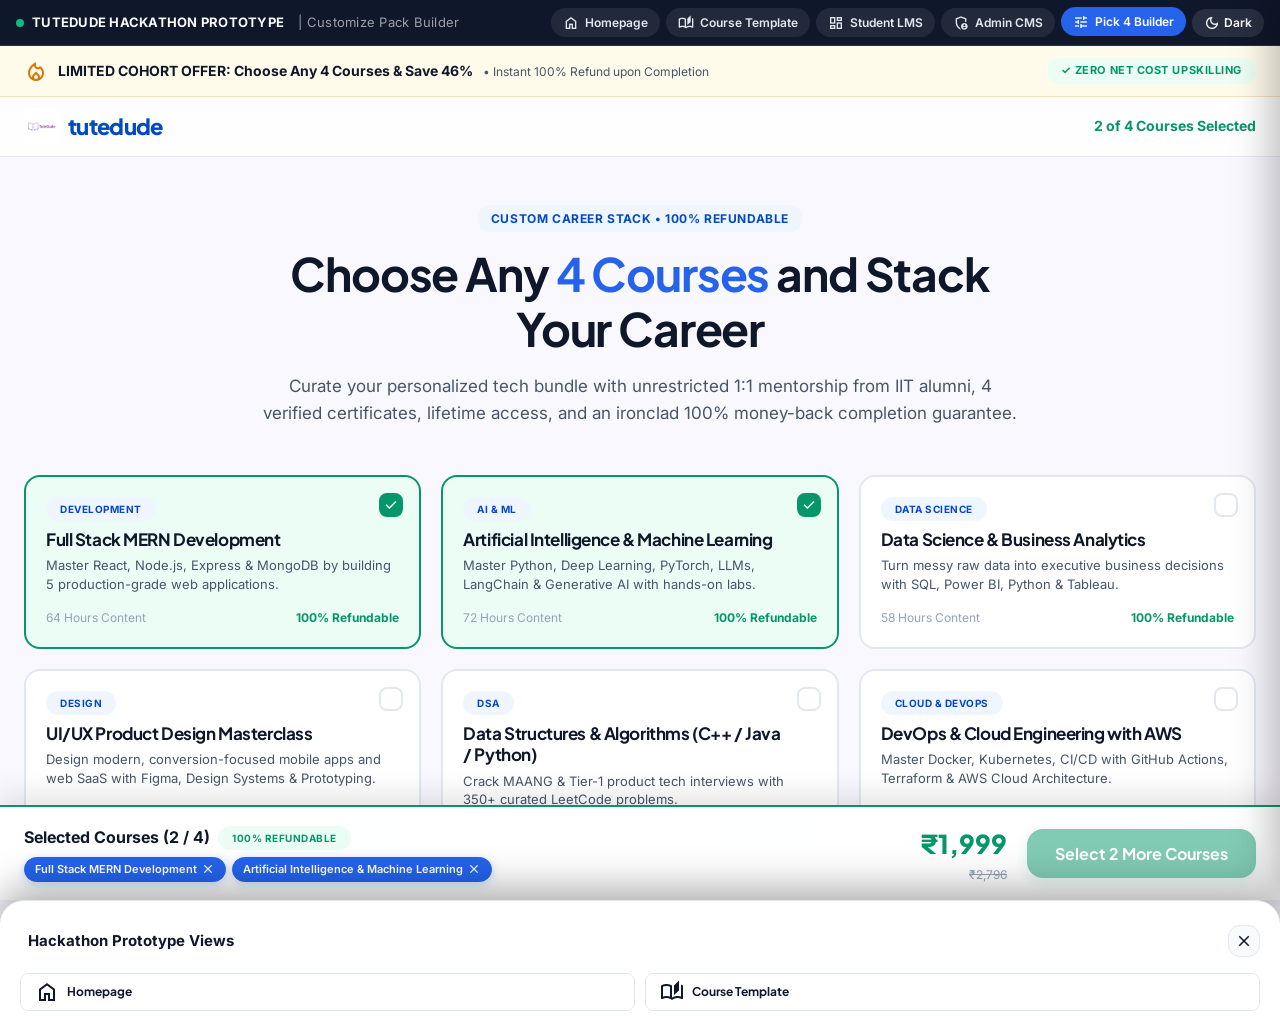
<file: pack-builder.html>
<!DOCTYPE html>
<html lang="en" data-theme="light">
<head>
  <meta charset="UTF-8">
  <meta name="viewport" content="width=device-width, initial-scale=1.0">
  <title>Customize Pack: Pick Any 4 Courses — Tutedude</title>
  <meta name="description" content="Curate your personalized 4-course tech bundle with 1:1 mentorship from IIT alumni and a 100% refund guarantee upon completion.">
  <link rel="stylesheet" href="css/styles.css">
  <style>
    .pack-selector-card {
      background: var(--bg-surface);
      border: 2px solid var(--border-subtle);
      border-radius: var(--radius-lg);
      padding: 20px;
      cursor: pointer;
      transition: all var(--transition-fast);
      display: flex;
      flex-direction: column;
      position: relative;
    }
    .pack-selector-card:hover {
      border-color: var(--color-primary);
      transform: translateY(-2px);
      box-shadow: var(--shadow-md);
    }
    .pack-selector-card.selected {
      border-color: var(--color-emerald);
      background: var(--color-emerald-subtle);
    }
    .pack-checkbox {
      width: 24px;
      height: 24px;
      border-radius: var(--radius-sm);
      border: 2px solid var(--border-subtle);
      display: flex;
      align-items: center;
      justify-content: center;
      position: absolute;
      top: 16px;
      right: 16px;
      background: var(--bg-surface);
      transition: all var(--transition-fast);
    }
    .pack-selector-card.selected .pack-checkbox {
      background: var(--color-emerald);
      border-color: var(--color-emerald);
      color: #ffffff;
    }
    .tray-floating-bottom {
      position: fixed;
      bottom: 0;
      left: 0;
      right: 0;
      background: rgba(255, 255, 255, 0.95);
      backdrop-filter: blur(16px);
      -webkit-backdrop-filter: blur(16px);
      border-top: 2px solid var(--color-emerald);
      padding: 16px 24px;
      z-index: 90;
      box-shadow: 0 -8px 30px rgba(0, 0, 0, 0.12);
    }
    [data-theme="dark"] .tray-floating-bottom {
      background: rgba(17, 23, 38, 0.95);
    }
  </style>
</head>
<body style="padding-bottom: 120px;">

  <!-- ========================================================================
       TOP DEMO TOOLBAR (Hackathon Evaluator Switcher)
       ======================================================================== -->
  <aside class="demo-switcher-bar" aria-label="Demo Navigation">
    <div class="brand-tag">
      <span class="pulse-dot"></span>
      <span>TUTEDUDE HACKATHON PROTOTYPE</span>
      <span style="opacity: 0.6; font-weight: 400; margin-left: 6px;">| Customize Pack Builder</span>
    </div>
    <div class="demo-nav-links">
      <a href="index.html" class="demo-nav-btn">
        <span class="material-symbols-outlined" style="font-size:16px;">home</span> Homepage
      </a>
      <a href="course.html" class="demo-nav-btn">
        <span class="material-symbols-outlined" style="font-size:16px;">auto_stories</span> Course Template
      </a>
      <a href="dashboard.html" class="demo-nav-btn">
        <span class="material-symbols-outlined" style="font-size:16px;">dashboard</span> Student LMS
      </a>
      <a href="admin.html" class="demo-nav-btn">
        <span class="material-symbols-outlined" style="font-size:16px;">admin_panel_settings</span> Admin CMS
      </a>
      <a href="pack-builder.html" class="demo-nav-btn active">
        <span class="material-symbols-outlined" style="font-size:16px;">tune</span> Pick 4 Builder
      </a>
      <button class="theme-toggle-btn" aria-label="Toggle Theme">
        <span class="material-symbols-outlined theme-toggle-icon" style="font-size:16px;">dark_mode</span>
        <span class="theme-toggle-text">Dark</span>
      </button>
    </div>
  </aside>

  <!-- Value Banner -->
  <div style="background: var(--color-amber-subtle); padding: 12px 24px; border-bottom: 1px solid rgba(217, 119, 6, 0.2);">
    <div style="max-width: 1280px; margin: 0 auto; display: flex; align-items: center; justify-content: space-between; flex-wrap: wrap; gap: 12px;">
      <div style="display: flex; align-items: center; gap: 10px;">
        <span class="material-symbols-outlined" style="color: var(--color-amber); font-size: 24px;">local_fire_department</span>
        <div>
          <strong style="color: var(--text-primary); font-size: 14px;">LIMITED COHORT OFFER: Choose Any 4 Courses & Save 46%</strong>
          <span style="font-size: 12px; color: var(--text-secondary); margin-left: 6px;">• Instant 100% Refund upon Completion</span>
        </div>
      </div>
      <span class="section-tag green" style="margin: 0; font-size: 11px;">
        ✓ Zero Net Cost Upskilling
      </span>
    </div>
  </div>

  <!-- Header -->
  <header class="main-header">
    <div class="nav-container">
      <a href="index.html" class="logo-wrapper">
        <img src="assets/td-badge.png" alt="Tutedude Logo" class="logo-img">
        <span>tutedude</span>
      </a>

      <div class="nav-actions desktop-only">
        <span style="font-size: 14px; font-weight: 700; color: var(--color-emerald);" id="headerSelectionCount">
          0 of 4 Courses Selected
        </span>
      </div>

      <!-- Mobile Header Actions -->
      <div class="mobile-header-actions">
        <button class="mobile-icon-btn theme-toggle-btn" aria-label="Toggle Theme">
          <span class="material-symbols-outlined theme-toggle-icon" style="font-size: 20px;">dark_mode</span>
        </button>
        <a href="index.html" class="mobile-icon-btn" aria-label="Homepage">
          <span class="material-symbols-outlined" style="font-size: 20px;">home</span>
        </a>
        <button class="mobile-hamburger-btn" onclick="toggleMobileMenu()" aria-label="Open Navigation Menu">
          <span class="material-symbols-outlined" style="font-size: 24px;">menu</span>
        </button>
      </div>
    </div>
  </header>

  <!-- Hero -->
  <section class="section-wrapper" style="padding-top: 48px; padding-bottom: 32px;">
    <div class="section-header">
      <span class="section-tag blue">Custom Career Stack • 100% Refundable</span>
      <h1 class="section-title" style="font-size: 46px;">
        Choose Any <span style="color: var(--color-primary-container);">4 Courses</span> and Stack Your Career
      </h1>
      <p class="section-desc">
        Curate your personalized tech bundle with unrestricted 1:1 mentorship from IIT alumni, 4 verified certificates, lifetime access, and an ironclad 100% money-back completion guarantee.
      </p>
    </div>

    <!-- Course Selection Grid -->
    <div style="display: grid; grid-template-columns: repeat(auto-fill, minmax(320px, 1fr)); gap: 20px;" id="packCoursesGrid">
      <!-- Populated dynamically via JS -->
    </div>
  </section>

  <!-- Floating Sticky Bottom Tray -->
  <aside class="tray-floating-bottom">
    <div style="max-width: 1280px; margin: 0 auto; display: flex; align-items: center; justify-content: space-between; flex-wrap: wrap; gap: 16px;">
      
      <div>
        <div style="display: flex; align-items: center; gap: 8px;">
          <strong style="font-size: 16px;" id="trayCountText">Selected Courses (0 / 4)</strong>
          <span class="section-tag green" style="margin: 0; font-size: 10px;">100% REFUNDABLE</span>
        </div>
        <div id="selectedChipsList" style="display: flex; gap: 6px; margin-top: 6px; flex-wrap: wrap;">
          <span style="font-size: 13px; color: var(--text-muted);">Please select 4 courses from above to unlock bundle discount.</span>
        </div>
      </div>

      <div style="display: flex; align-items: center; gap: 20px;">
        <div style="text-align: right;">
          <div style="font-family: var(--font-heading); font-size: 26px; font-weight: 800; color: var(--color-emerald);" id="trayPriceText">
            ₹1,999
          </div>
          <div style="font-size: 12px; color: var(--text-muted); text-decoration: line-through;" id="trayOldPriceText">
            ₹2,796
          </div>
        </div>

        <button class="btn btn-emerald btn-lg" id="btnEnrollPack" disabled onclick="checkoutPack()" style="opacity: 0.5;">
          <span>Lock In 4 Courses for ₹1,999</span>
          <span class="material-symbols-outlined">arrow_forward</span>
        </button>
      </div>

    </div>
  </aside>

  <!-- ========================================================================
       MOBILE NAVIGATION DRAWER
       ======================================================================== -->
  <div class="mobile-drawer-backdrop" id="mobileDrawerBackdrop" onclick="closeMobileMenu()"></div>
  <aside class="mobile-nav-drawer" id="mobileNavDrawer" aria-label="Mobile Navigation">
    <div class="mobile-drawer-header">
      <div class="logo-wrapper" style="font-size: 18px;">
        <img src="assets/td-badge.png" alt="Tutedude Logo" style="height: 28px;">
        <span>tutedude</span>
      </div>
      <button class="mobile-icon-btn" onclick="closeMobileMenu()" aria-label="Close Navigation">
        <span class="material-symbols-outlined" style="font-size: 20px;">close</span>
      </button>
    </div>

    <!-- Student Quick Portal Card -->
    <a href="dashboard.html" class="mobile-drawer-link" style="background: var(--bg-surface-subtle); border: 1px solid var(--border-subtle); margin-bottom: 12px;">
      <img src="assets/student-rahul.png" alt="Profile" style="width: 34px; height: 34px; border-radius: 50%; object-fit: cover;">
      <div>
        <strong style="font-size: 13px; display: block; color: var(--text-primary);">Student LMS Portal</strong>
        <span style="font-size: 11px; color: var(--color-emerald); font-weight: 600;">Active 100% Refund Challenge</span>
      </div>
    </a>

    <!-- Navigation Links -->
    <div style="display: flex; flex-direction: column; gap: 4px; margin-bottom: 16px;">
      <a href="index.html" class="mobile-drawer-link">
        <span class="material-symbols-outlined" style="color: var(--color-primary);">home</span>
        <span>Homepage (50+ Courses)</span>
      </a>
      <a href="course.html?id=mern" class="mobile-drawer-link">
        <span class="material-symbols-outlined" style="color: var(--color-primary);">auto_stories</span>
        <span>Course Template</span>
      </a>
      <a href="dashboard.html" class="mobile-drawer-link">
        <span class="material-symbols-outlined" style="color: var(--color-primary);">dashboard</span>
        <span>Student LMS Dashboard</span>
      </a>
      <a href="admin.html" class="mobile-drawer-link">
        <span class="material-symbols-outlined" style="color: var(--color-primary);">admin_panel_settings</span>
        <span>Admin CMS Console</span>
      </a>
    </div>

    <!-- Hackathon Quick View Switcher inside drawer -->
    <div style="border-top: 1px solid var(--border-subtle); padding-top: 14px; margin-top: auto;">
      <span style="font-size: 11px; font-weight: 700; text-transform: uppercase; color: var(--text-muted); display: block; margin-bottom: 8px;">
        ⚡ Hackathon Evaluator Views
      </span>
      <div style="display: flex; flex-direction: column; gap: 4px;">
        <a href="index.html" class="mobile-drawer-link" style="padding: 8px 12px; font-size: 13px;">
          <span class="material-symbols-outlined" style="font-size: 18px;">home</span> Homepage
        </a>
        <a href="course.html?id=mern" class="mobile-drawer-link" style="padding: 8px 12px; font-size: 13px;">
          <span class="material-symbols-outlined" style="font-size: 18px;">auto_stories</span> Course Template
        </a>
        <a href="dashboard.html" class="mobile-drawer-link" style="padding: 8px 12px; font-size: 13px;">
          <span class="material-symbols-outlined" style="font-size: 18px;">dashboard</span> Student LMS
        </a>
        <a href="admin.html" class="mobile-drawer-link" style="padding: 8px 12px; font-size: 13px;">
          <span class="material-symbols-outlined" style="font-size: 18px;">admin_panel_settings</span> Admin CMS
        </a>
        <a href="pack-builder.html" class="mobile-drawer-link active" style="padding: 8px 12px; font-size: 13px;">
          <span class="material-symbols-outlined" style="font-size: 18px;">tune</span> Pick 4 Builder
        </a>
      </div>
    </div>
  </aside>

  <!-- ========================================================================
       MOBILE DEMO FLOATING PILL & BOTTOM SHEET
       ======================================================================== -->
  <div class="mobile-demo-pill" onclick="toggleMobileDemo()" aria-label="Toggle Demo Views">
    <span class="pulse-dot"></span>
    <span>Demo Views</span>
    <span class="material-symbols-outlined" style="font-size: 16px;">expand_less</span>
  </div>

  <div class="mobile-demo-backdrop" id="mobileDemoBackdrop" onclick="closeMobileDemo()"></div>
  <aside class="mobile-demo-sheet" id="mobileDemoSheet" aria-label="Demo Views Drawer">
    <div style="display: flex; align-items: center; justify-content: space-between; margin-bottom: 16px;">
      <div style="display: flex; align-items: center; gap: 8px;">
        <span class="pulse-dot"></span>
        <strong style="font-size: 15px;">Hackathon Prototype Views</strong>
      </div>
      <button class="mobile-icon-btn" onclick="closeMobileDemo()" style="width: 32px; height: 32px;">
        <span class="material-symbols-outlined" style="font-size: 18px;">close</span>
      </button>
    </div>

    <div style="display: grid; grid-template-columns: 1fr 1fr; gap: 10px;">
      <a href="index.html" class="btn btn-sm btn-secondary" style="justify-content: flex-start;">
        <span class="material-symbols-outlined">home</span> Homepage
      </a>
      <a href="course.html?id=mern" class="btn btn-sm btn-secondary" style="justify-content: flex-start;">
        <span class="material-symbols-outlined">auto_stories</span> Course Template
      </a>
      <a href="dashboard.html" class="btn btn-sm btn-secondary" style="justify-content: flex-start;">
        <span class="material-symbols-outlined">dashboard</span> Student LMS
      </a>
      <a href="admin.html" class="btn btn-sm btn-secondary" style="justify-content: flex-start;">
        <span class="material-symbols-outlined">admin_panel_settings</span> Admin CMS
      </a>
      <a href="pack-builder.html" class="btn btn-sm btn-primary" style="grid-column: span 2; justify-content: center;">
        <span class="material-symbols-outlined">tune</span> Customize Pack (Pick Any 4)
      </a>
    </div>
  </aside>

  <!-- Scripts -->
  <script src="js/courses-data.js"></script>
  <script src="js/app.js"></script>
  <script>
    let isAllAccessMode = false;
    const selectedCourseIds = new Set(["mern", "aiml"]); // Pre-select 2 for instant demonstration

    document.addEventListener('DOMContentLoaded', () => {
      const urlParams = new URLSearchParams(window.location.search);
      if (urlParams.get('mode') === 'all') {
        isAllAccessMode = true;
        selectedCourseIds.clear();
        getAllCourses().forEach(c => selectedCourseIds.add(c.id));
        const heroTitle = document.querySelector('.section-title');
        if (heroTitle) {
          heroTitle.innerHTML = 'All-Access Pass <span style="color: var(--color-primary-container);">(77 Courses Unlocked)</span>';
        }
      }
      renderPackGrid();
      updateTray();
    });

    function renderPackGrid() {
      const container = document.getElementById('packCoursesGrid');
      container.innerHTML = '';
      const courses = getAllCourses();

      courses.forEach(c => {
        const isSelected = selectedCourseIds.has(c.id);
        const card = document.createElement('div');
        card.className = `pack-selector-card ${isSelected ? 'selected' : ''}`;
        card.onclick = () => toggleCourseSelection(c.id);

        card.innerHTML = `
          <div class="pack-checkbox">
            ${isSelected ? '<span class="material-symbols-outlined" style="font-size: 16px;">check</span>' : ''}
          </div>
          <span class="section-tag blue" style="margin-bottom: 8px; font-size: 10px; align-self: flex-start;">${c.category}</span>
          <h4 style="font-size: 17px; margin-bottom: 6px; padding-right: 32px;">${c.title}</h4>
          <p style="font-size: 13px; color: var(--text-secondary); line-height: 1.45; margin-bottom: 14px;">${c.subtitle}</p>
          <div style="display: flex; align-items: center; justify-content: space-between; margin-top: auto; font-size: 12px; color: var(--text-muted);">
            <span>${c.durationHours} Hours Content</span>
            <span style="color: var(--color-emerald); font-weight: 700;">100% Refundable</span>
          </div>
        `;
        container.appendChild(card);
      });
    }

    function toggleCourseSelection(courseId) {
      if (selectedCourseIds.has(courseId)) {
        selectedCourseIds.delete(courseId);
      } else {
        if (!isAllAccessMode && selectedCourseIds.size >= 4) {
          showToast('You can select a maximum of 4 courses for this bundle pack!', 'error');
          return;
        }
        selectedCourseIds.add(courseId);
      }
      renderPackGrid();
      updateTray();
    }

    function updateTray() {
      const count = selectedCourseIds.size;
      const totalCourses = getAllCourses().length;

      if (isAllAccessMode) {
        document.getElementById('headerSelectionCount').textContent = `All ${count} Courses Selected (All-Access Pass)`;
        document.getElementById('trayCountText').textContent = `All-Access Pass (${count} / ${count} Courses)`;
        document.getElementById('trayPriceText').textContent = '₹4,999';
        document.getElementById('trayOldPriceText').textContent = '₹18,999';
      } else {
        document.getElementById('headerSelectionCount').textContent = `${count} of 4 Courses Selected`;
        document.getElementById('trayCountText').textContent = `Selected Courses (${count} / 4)`;
        document.getElementById('trayPriceText').textContent = '₹1,999';
        document.getElementById('trayOldPriceText').textContent = '₹2,796';
      }

      const chipsList = document.getElementById('selectedChipsList');
      chipsList.innerHTML = '';

      if (count === 0) {
        chipsList.innerHTML = `<span style="font-size: 13px; color: var(--text-muted);">Please select courses to unlock bundle discount.</span>`;
      } else {
        selectedCourseIds.forEach(id => {
          const c = getCourseById(id);
          if (c) {
            const chip = document.createElement('span');
            chip.className = 'chip active';
            chip.style.cssText = "padding: 3px 10px; font-size: 11px; display: inline-flex; align-items: center; gap: 4px;";
            chip.innerHTML = `${c.title} <span class="material-symbols-outlined" style="font-size: 14px; cursor: pointer;" onclick="event.stopPropagation(); toggleCourseSelection('${c.id}')">close</span>`;
            chipsList.appendChild(chip);
          }
        });
      }

      const btn = document.getElementById('btnEnrollPack');
      if (isAllAccessMode) {
        btn.disabled = false;
        btn.style.opacity = '1';
        btn.innerHTML = `<span>Checkout All-Access Pass for ₹4,999</span> <span class="material-symbols-outlined">arrow_forward</span>`;
      } else if (count === 4) {
        btn.disabled = false;
        btn.style.opacity = '1';
        btn.innerHTML = `<span>Lock In 4 Courses for ₹1,999</span> <span class="material-symbols-outlined">arrow_forward</span>`;
      } else {
        btn.disabled = true;
        btn.style.opacity = '0.5';
        btn.innerHTML = `<span>Select ${4 - count} More Course${4 - count > 1 ? 's' : ''}</span>`;
      }
    }

    function checkoutPack() {
      const label = isAllAccessMode ? 'All-Access Pass (77 Courses) for ₹4,999' : 'Customized 4-Course Pack for ₹1,999';
      showToast(`Enrolling in ${label}! Redirecting to student portal...`, 'success');
      setTimeout(() => {
        window.location.href = isAllAccessMode ? 'dashboard.html?pack=all77' : 'dashboard.html?pack=custom4';
      }, 1200);
    }
  </script>
</body>
</html>
</file>
<file: css/styles.css>
/* ==========================================================================
   TUTEDUDE — MODERN EDTECH MASTERY DESIGN SYSTEM
   Custom CSS Tokens, Utilities & Responsive Components
   ========================================================================== */

@import url('https://fonts.googleapis.com/css2?family=Inter:wght@300;400;500;600;700&family=Plus+Jakarta+Sans:wght@500;600;700;800&display=swap');
@import url('https://fonts.googleapis.com/css2?family=Material+Symbols+Outlined:opsz,wght,FILL,GRAD@20..48,100..700,0..1,-50..200');

:root {
  /* Color Palette — Light Mode Default */
  --color-primary: #004ac6;
  --color-primary-hover: #1d4ed8;
  --color-primary-subtle: #eff6ff;
  --color-primary-container: #2563eb;
  
  --color-emerald: #059669;
  --color-emerald-deep: #006c49;
  --color-emerald-subtle: #ecfdf5;
  --color-emerald-badge: #6cf8bb;
  
  --color-amber: #d97706;
  --color-amber-subtle: #fffbeb;
  
  --bg-page: #faf8ff;
  --bg-surface: #ffffff;
  --bg-surface-elevated: #ffffff;
  --bg-surface-subtle: #f8fafc;
  --bg-surface-muted: #f1f5f9;
  
  --border-subtle: #e2e8f0;
  --border-light: #f1f5f9;
  --border-accent: #bfdbfe;
  
  --text-primary: #0f172a;
  --text-secondary: #475569;
  --text-muted: #94a3b8;
  --text-inverse: #ffffff;

  --shadow-sm: 0 1px 3px rgba(0, 0, 0, 0.05);
  --shadow-md: 0 4px 20px -2px rgba(15, 23, 42, 0.07);
  --shadow-lg: 0 10px 30px -4px rgba(15, 23, 42, 0.1);
  --shadow-glow-blue: 0 0 24px rgba(37, 99, 235, 0.25);
  --shadow-glow-green: 0 0 24px rgba(5, 150, 105, 0.25);

  --font-heading: 'Plus Jakarta Sans', system-ui, -apple-system, sans-serif;
  --font-body: 'Inter', system-ui, -apple-system, sans-serif;
  
  --radius-sm: 8px;
  --radius-md: 12px;
  --radius-lg: 16px;
  --radius-xl: 24px;
  --radius-full: 9999px;
  
  --transition-fast: 0.15s ease;
  --transition-normal: 0.25s cubic-bezier(0.4, 0, 0.2, 1);
  --transition-smooth: 0.35s cubic-bezier(0.16, 1, 0.3, 1);
}

/* Dark Mode Overrides */
[data-theme="dark"],
.dark {
  --color-primary: #4d8eff;
  --color-primary-hover: #60a5fa;
  --color-primary-subtle: rgba(77, 142, 255, 0.12);
  --color-primary-container: #2563eb;
  
  --color-emerald: #4edea3;
  --color-emerald-deep: #34d399;
  --color-emerald-subtle: rgba(78, 222, 163, 0.12);
  --color-emerald-badge: #059669;
  
  --color-amber: #fbbf24;
  --color-amber-subtle: rgba(251, 191, 36, 0.12);
  
  --bg-page: #0b0f19;
  --bg-surface: #111726;
  --bg-surface-elevated: #171f33;
  --bg-surface-subtle: #1c263d;
  --bg-surface-muted: #24304d;
  
  --border-subtle: #24304d;
  --border-light: #1c263d;
  --border-accent: #2563eb;
  
  --text-primary: #f8fafc;
  --text-secondary: #94a3b8;
  --text-muted: #64748b;
  --text-inverse: #0f172a;

  --shadow-sm: 0 1px 3px rgba(0, 0, 0, 0.3);
  --shadow-md: 0 4px 20px -2px rgba(0, 0, 0, 0.4);
  --shadow-lg: 0 10px 30px -4px rgba(0, 0, 0, 0.5);
}

/* ==========================================================================
   Base & Resets
   ========================================================================== */
*, *::before, *::after {
  box-sizing: border-box;
  margin: 0;
  padding: 0;
}

html {
  scroll-behavior: smooth;
  font-size: 16px;
  -webkit-font-smoothing: antialiased;
  -moz-osx-font-smoothing: grayscale;
}

body {
  font-family: var(--font-body);
  background-color: var(--bg-page);
  color: var(--text-primary);
  line-height: 1.6;
  min-height: 100vh;
  transition: background-color var(--transition-normal), color var(--transition-normal);
  overflow-x: hidden;
}

h1, h2, h3, h4, h5, h6 {
  font-family: var(--font-heading);
  color: var(--text-primary);
  line-height: 1.25;
  letter-spacing: -0.025em;
  font-weight: 700;
}

a {
  color: inherit;
  text-decoration: none;
}

button {
  cursor: pointer;
  border: none;
  background: none;
  font-family: inherit;
}

img {
  max-width: 100%;
  height: auto;
  display: block;
}

.material-symbols-outlined {
  font-variation-settings: 'FILL' 0, 'wght' 400, 'GRAD' 0, 'opsz' 24;
  vertical-align: middle;
  line-height: 1;
}

/* ==========================================================================
   Top Demo & View Navigation Bar (Hackathon Quick Switcher)
   ========================================================================== */
.demo-switcher-bar {
  background: #0f172a;
  color: #f8fafc;
  padding: 8px 16px;
  font-size: 13px;
  display: flex;
  align-items: center;
  justify-content: space-between;
  border-bottom: 1px solid rgba(255, 255, 255, 0.1);
  position: sticky;
  top: 0;
  z-index: 100;
}

.demo-switcher-bar .brand-tag {
  display: flex;
  align-items: center;
  gap: 8px;
  font-weight: 700;
  letter-spacing: 0.02em;
}

.demo-switcher-bar .pulse-dot {
  width: 8px;
  height: 8px;
  background: #10b981;
  border-radius: 50%;
  animation: pulse-ring 2s infinite;
}

.demo-nav-links {
  display: flex;
  align-items: center;
  gap: 6px;
  flex-wrap: wrap;
}

.demo-nav-btn {
  padding: 5px 12px;
  border-radius: var(--radius-full);
  background: rgba(255, 255, 255, 0.08);
  color: #e2e8f0;
  font-size: 12px;
  font-weight: 600;
  transition: all var(--transition-fast);
  display: inline-flex;
  align-items: center;
  gap: 6px;
}

.demo-nav-btn:hover,
.demo-nav-btn.active {
  background: var(--color-primary-container);
  color: #ffffff;
  transform: translateY(-1px);
}

.theme-toggle-btn {
  padding: 6px 12px;
  border-radius: var(--radius-full);
  background: rgba(255, 255, 255, 0.1);
  color: #f8fafc;
  font-size: 12px;
  font-weight: 600;
  display: inline-flex;
  align-items: center;
  gap: 4px;
}

/* ==========================================================================
   Announcement Bar & Main Navigation Header
   ========================================================================== */
.announcement-bar {
  background: var(--color-amber-subtle);
  color: var(--color-amber);
  padding: 8px 16px;
  font-size: 13px;
  font-weight: 600;
  border-bottom: 1px solid rgba(217, 119, 6, 0.15);
  display: flex;
  align-items: center;
  justify-content: center;
  gap: 12px;
  text-align: center;
}

.announcement-bar .badge {
  background: var(--color-amber);
  color: #ffffff;
  padding: 2px 8px;
  border-radius: var(--radius-full);
  font-size: 11px;
  font-weight: 800;
  text-transform: uppercase;
  letter-spacing: 0.05em;
  display: inline-flex;
  align-items: center;
  gap: 3px;
}

.main-header {
  position: sticky;
  top: 42px; /* below demo switcher */
  z-index: 90;
  background: rgba(255, 255, 255, 0.85);
  backdrop-filter: blur(16px);
  -webkit-backdrop-filter: blur(16px);
  border-bottom: 1px solid var(--border-subtle);
  transition: all var(--transition-normal);
}

[data-theme="dark"] .main-header {
  background: rgba(17, 23, 38, 0.85);
}

.main-header.scrolled {
  padding-top: 4px;
  padding-bottom: 4px;
  box-shadow: var(--shadow-md);
}

.nav-container {
  max-width: 1280px;
  margin: 0 auto;
  padding: 12px 24px;
  display: flex;
  align-items: center;
  justify-content: space-between;
  gap: 20px;
}

.logo-wrapper {
  display: flex;
  align-items: center;
  gap: 10px;
  font-family: var(--font-heading);
  font-size: 22px;
  font-weight: 800;
  color: var(--color-primary);
  letter-spacing: -0.03em;
}

.logo-img {
  height: 34px;
  width: auto;
  object-fit: contain;
}

.nav-links {
  display: flex;
  align-items: center;
  gap: 8px;
}

.nav-item {
  padding: 8px 14px;
  font-size: 14px;
  font-weight: 600;
  color: var(--text-secondary);
  border-radius: var(--radius-sm);
  transition: all var(--transition-fast);
}

.nav-item:hover,
.nav-item.active {
  color: var(--color-primary);
  background: var(--color-primary-subtle);
}

.nav-actions {
  display: flex;
  align-items: center;
  gap: 12px;
}

.nav-search {
  position: relative;
  width: 220px;
}

.nav-search input {
  width: 100%;
  padding: 8px 12px 8px 36px;
  font-size: 13px;
  border-radius: var(--radius-full);
  border: 1px solid var(--border-subtle);
  background: var(--bg-surface-subtle);
  color: var(--text-primary);
  outline: none;
  transition: all var(--transition-fast);
}

.nav-search input:focus {
  border-color: var(--color-primary);
  background: var(--bg-surface);
  box-shadow: 0 0 0 3px var(--color-primary-subtle);
}

.nav-search .search-icon {
  position: absolute;
  left: 12px;
  top: 50%;
  transform: translateY(-50%);
  font-size: 18px;
  color: var(--text-muted);
}

/* ==========================================================================
   Buttons & CTAs
   ========================================================================== */
.btn {
  display: inline-flex;
  align-items: center;
  justify-content: center;
  gap: 8px;
  padding: 10px 20px;
  font-family: var(--font-heading);
  font-size: 14px;
  font-weight: 700;
  border-radius: var(--radius-md);
  transition: all var(--transition-fast);
  cursor: pointer;
  white-space: nowrap;
}

.btn-primary {
  background: var(--color-primary-container);
  color: #ffffff;
  box-shadow: 0 4px 14px rgba(37, 99, 255, 0.25);
}

.btn-primary:hover {
  background: var(--color-primary-hover);
  box-shadow: 0 6px 20px rgba(37, 99, 255, 0.35);
  transform: translateY(-1px);
}

.btn-secondary {
  background: var(--bg-surface-elevated);
  color: var(--text-primary);
  border: 1px solid var(--border-subtle);
}

.btn-secondary:hover {
  background: var(--bg-surface-muted);
  border-color: var(--border-accent);
}

.btn-emerald {
  background: var(--color-emerald);
  color: #ffffff;
  box-shadow: 0 4px 14px rgba(5, 150, 105, 0.25);
}

.btn-emerald:hover {
  background: var(--color-emerald-deep);
  transform: translateY(-1px);
}

.btn-lg {
  padding: 14px 28px;
  font-size: 16px;
  border-radius: var(--radius-lg);
}

.btn-sm {
  padding: 6px 14px;
  font-size: 12px;
  border-radius: var(--radius-sm);
}

/* ==========================================================================
   Section Containers & Grid Utilities
   ========================================================================== */
.section-wrapper {
  max-width: 1280px;
  margin: 0 auto;
  padding: 80px 24px;
}

.section-wrapper-sm {
  max-width: 1280px;
  margin: 0 auto;
  padding: 48px 24px;
}

.section-header {
  text-align: center;
  max-width: 760px;
  margin: 0 auto 48px;
}

.section-tag {
  display: inline-flex;
  align-items: center;
  gap: 6px;
  padding: 4px 14px;
  border-radius: var(--radius-full);
  font-size: 12px;
  font-weight: 700;
  text-transform: uppercase;
  letter-spacing: 0.05em;
  margin-bottom: 14px;
}

.section-tag.blue {
  background: var(--color-primary-subtle);
  color: var(--color-primary);
}

.section-tag.green {
  background: var(--color-emerald-subtle);
  color: var(--color-emerald);
}

.section-title {
  font-size: 38px;
  line-height: 1.2;
  margin-bottom: 16px;
}

.section-desc {
  font-size: 17px;
  color: var(--text-secondary);
}

/* ==========================================================================
   Hero Section & Interactive Refund Card
   ========================================================================== */
.hero-section {
  position: relative;
  overflow: hidden;
  padding: 60px 24px 80px;
  background: radial-gradient(circle at 80% 20%, rgba(37, 99, 235, 0.08) 0%, transparent 60%),
              radial-gradient(circle at 10% 90%, rgba(5, 150, 105, 0.06) 0%, transparent 50%);
}

.hero-grid {
  max-width: 1280px;
  margin: 0 auto;
  display: grid;
  grid-template-columns: 1.15fr 0.85fr;
  gap: 48px;
  align-items: center;
}

.hero-content h1 {
  font-size: 52px;
  line-height: 1.15;
  letter-spacing: -0.03em;
  margin-bottom: 20px;
}

.hero-content h1 .highlight-blue {
  color: var(--color-primary-container);
}

.hero-content h1 .highlight-emerald {
  color: var(--color-emerald);
  position: relative;
}

.hero-content p {
  font-size: 18px;
  color: var(--text-secondary);
  line-height: 1.6;
  margin-bottom: 32px;
  max-width: 580px;
}

.hero-ctas {
  display: flex;
  align-items: center;
  gap: 16px;
  flex-wrap: wrap;
  margin-bottom: 32px;
}

/* Progression Card on Hero Right */
.refund-interactive-card {
  background: var(--bg-surface);
  border: 1px solid var(--border-subtle);
  border-radius: var(--radius-xl);
  padding: 32px;
  box-shadow: var(--shadow-lg);
  position: relative;
  overflow: hidden;
}

.refund-interactive-card::before {
  content: "";
  position: absolute;
  top: 0;
  left: 0;
  right: 0;
  height: 5px;
  background: linear-gradient(90deg, var(--color-primary-container), var(--color-emerald));
}

.card-header-badge {
  display: flex;
  align-items: center;
  justify-content: space-between;
  margin-bottom: 24px;
}

.timeline-steps-vertical {
  display: flex;
  flex-direction: column;
  gap: 20px;
  position: relative;
}

.timeline-step {
  display: flex;
  align-items: flex-start;
  gap: 16px;
  position: relative;
}

.step-num {
  width: 36px;
  height: 36px;
  border-radius: 50%;
  background: var(--color-primary-subtle);
  color: var(--color-primary);
  display: flex;
  align-items: center;
  justify-content: center;
  font-weight: 800;
  font-size: 14px;
  shrink: 0;
  z-index: 2;
  transition: all var(--transition-fast);
}

.step-num.active {
  background: var(--color-emerald-subtle);
  color: var(--color-emerald);
  box-shadow: 0 0 0 4px rgba(5, 150, 105, 0.15);
}

.step-details h4 {
  font-size: 16px;
  margin-bottom: 4px;
}

.step-details p {
  font-size: 13px;
  color: var(--text-secondary);
}

.refund-trust-stamp {
  margin-top: 24px;
  padding: 14px 18px;
  background: var(--color-emerald-subtle);
  border: 1px solid rgba(5, 150, 105, 0.2);
  border-radius: var(--radius-md);
  display: flex;
  align-items: center;
  gap: 12px;
}

.refund-trust-stamp .stamp-icon {
  font-size: 32px;
  color: var(--color-emerald);
}

.refund-trust-stamp .stamp-text strong {
  display: block;
  font-size: 15px;
  color: var(--text-primary);
}

.refund-trust-stamp .stamp-text span {
  font-size: 12px;
  color: var(--color-emerald-deep);
}

/* ==========================================================================
   Trust & Social Proof Strip
   ========================================================================== */
.trust-strip {
  background: var(--bg-surface);
  border-top: 1px solid var(--border-subtle);
  border-bottom: 1px solid var(--border-subtle);
  padding: 24px 0;
}

.trust-grid {
  max-width: 1280px;
  margin: 0 auto;
  padding: 0 24px;
  display: grid;
  grid-template-columns: repeat(5, 1fr);
  gap: 24px;
  align-items: center;
}

.trust-item {
  display: flex;
  flex-direction: column;
  align-items: center;
  text-align: center;
  border-right: 1px solid var(--border-subtle);
  padding: 0 16px;
}

.trust-item:last-child {
  border-right: none;
}

.trust-num {
  font-family: var(--font-heading);
  font-size: 28px;
  font-weight: 800;
  color: var(--color-primary);
  line-height: 1.1;
}

.trust-num.green {
  color: var(--color-emerald);
}

.trust-label {
  font-size: 13px;
  color: var(--text-secondary);
  font-weight: 500;
  margin-top: 4px;
}

/* ==========================================================================
   3-Step "How Can You Learn for Free?"
   ========================================================================== */
.three-step-grid {
  display: grid;
  grid-template-columns: repeat(3, 1fr);
  gap: 32px;
  margin-top: 40px;
  position: relative;
}

.step-card {
  background: var(--bg-surface);
  border: 1px solid var(--border-subtle);
  border-radius: var(--radius-lg);
  padding: 36px 28px;
  position: relative;
  transition: all var(--transition-normal);
  display: flex;
  flex-direction: column;
}

.step-card:hover {
  transform: translateY(-4px);
  box-shadow: var(--shadow-lg);
  border-color: var(--border-accent);
}

.step-big-badge {
  font-family: var(--font-heading);
  font-size: 42px;
  font-weight: 800;
  color: var(--color-primary-subtle);
  position: absolute;
  top: 20px;
  right: 24px;
  line-height: 1;
}

.step-card-icon {
  width: 52px;
  height: 52px;
  border-radius: var(--radius-md);
  background: var(--color-primary-subtle);
  color: var(--color-primary);
  display: flex;
  align-items: center;
  justify-content: center;
  font-size: 28px;
  margin-bottom: 24px;
}

.step-card.green .step-card-icon {
  background: var(--color-emerald-subtle);
  color: var(--color-emerald);
}

.step-card h3 {
  font-size: 20px;
  margin-bottom: 12px;
}

.step-card p {
  font-size: 15px;
  color: var(--text-secondary);
  line-height: 1.6;
}

.refund-legal-disclaimer {
  margin-top: 32px;
  padding: 16px 20px;
  background: var(--bg-surface-subtle);
  border-radius: var(--radius-md);
  font-size: 13px;
  color: var(--text-muted);
  text-align: center;
  border: 1px solid var(--border-subtle);
}

/* ==========================================================================
   Course Discovery & Filter Hub
   ========================================================================== */
.discovery-toolbar {
  display: flex;
  align-items: center;
  justify-content: space-between;
  gap: 20px;
  margin-bottom: 32px;
  flex-wrap: wrap;
}

.category-chips {
  display: flex;
  align-items: center;
  gap: 8px;
  overflow-x: auto;
  padding-bottom: 6px;
  no-scrollbar: true;
}

.chip {
  padding: 8px 16px;
  border-radius: var(--radius-full);
  font-size: 13px;
  font-weight: 600;
  background: var(--bg-surface);
  border: 1px solid var(--border-subtle);
  color: var(--text-secondary);
  transition: all var(--transition-fast);
  white-space: nowrap;
}

.chip:hover,
.chip.active {
  background: var(--color-primary-container);
  color: #ffffff;
  border-color: var(--color-primary-container);
  box-shadow: 0 2px 10px rgba(37, 99, 235, 0.25);
}

.course-grid {
  display: grid;
  grid-template-columns: repeat(auto-fill, minmax(360px, 1fr));
  gap: 28px;
}

.course-card {
  background: var(--bg-surface);
  border: 1px solid var(--border-subtle);
  border-radius: var(--radius-lg);
  overflow: hidden;
  display: flex;
  flex-direction: column;
  transition: all var(--transition-normal);
  position: relative;
}

.course-card:hover {
  transform: translateY(-5px);
  box-shadow: var(--shadow-lg);
  border-color: var(--border-accent);
}

.course-card-thumb {
  position: relative;
  height: 200px;
  overflow: hidden;
  background: #1e293b;
}

.course-card-thumb img {
  width: 100%;
  height: 100%;
  object-fit: cover;
  transition: transform var(--transition-smooth);
}

.course-card:hover .course-card-thumb img {
  transform: scale(1.05);
}

.course-badge-overlay {
  position: absolute;
  top: 12px;
  left: 12px;
  background: rgba(15, 23, 42, 0.75);
  backdrop-filter: blur(8px);
  color: #ffffff;
  padding: 4px 10px;
  border-radius: var(--radius-full);
  font-size: 11px;
  font-weight: 700;
  text-transform: uppercase;
  letter-spacing: 0.04em;
}

.course-refund-tag {
  position: absolute;
  bottom: 12px;
  right: 12px;
  background: var(--color-emerald);
  color: #ffffff;
  padding: 4px 10px;
  border-radius: var(--radius-full);
  font-size: 11px;
  font-weight: 700;
  display: flex;
  align-items: center;
  gap: 4px;
  box-shadow: 0 2px 8px rgba(0, 0, 0, 0.25);
}

.course-card-body {
  padding: 24px;
  display: flex;
  flex-direction: column;
  flex: 1;
}

.course-meta-row {
  display: flex;
  align-items: center;
  justify-content: space-between;
  margin-bottom: 10px;
  font-size: 12px;
  color: var(--text-muted);
}

.course-card-title {
  font-size: 19px;
  line-height: 1.35;
  margin-bottom: 8px;
  color: var(--text-primary);
}

.course-card-sub {
  font-size: 14px;
  color: var(--text-secondary);
  line-height: 1.5;
  margin-bottom: 18px;
  display: -webkit-box;
  -webkit-line-clamp: 2;
  -webkit-box-orient: vertical;
  overflow: hidden;
}

.course-tags-cloud {
  display: flex;
  flex-wrap: wrap;
  gap: 6px;
  margin-bottom: 20px;
}

.tech-tag {
  background: var(--bg-surface-muted);
  color: var(--text-secondary);
  font-size: 11px;
  font-weight: 600;
  padding: 3px 8px;
  border-radius: var(--radius-sm);
}

.course-card-footer {
  margin-top: auto;
  padding-top: 16px;
  border-top: 1px solid var(--border-subtle);
  display: flex;
  align-items: center;
  justify-content: space-between;
}

.price-box {
  display: flex;
  flex-direction: column;
}

.price-main {
  font-family: var(--font-heading);
  font-size: 20px;
  font-weight: 800;
  color: var(--text-primary);
}

.price-cashback {
  font-size: 11px;
  color: var(--color-emerald);
  font-weight: 700;
}

/* ==========================================================================
   Career Paths Section
   ========================================================================== */
.career-paths-grid {
  display: grid;
  grid-template-columns: repeat(auto-fill, minmax(280px, 1fr));
  gap: 24px;
}

.career-path-card {
  background: var(--bg-surface);
  border: 1px solid var(--border-subtle);
  border-radius: var(--radius-lg);
  padding: 28px;
  transition: all var(--transition-normal);
  display: flex;
  flex-direction: column;
  position: relative;
  overflow: hidden;
}

.career-path-card:hover {
  transform: translateY(-4px);
  border-color: var(--color-primary-container);
  box-shadow: var(--shadow-lg);
}

.path-icon-box {
  width: 48px;
  height: 48px;
  border-radius: var(--radius-md);
  background: var(--color-primary-subtle);
  color: var(--color-primary);
  display: flex;
  align-items: center;
  justify-content: center;
  font-size: 26px;
  margin-bottom: 18px;
}

.path-steps {
  display: flex;
  align-items: center;
  gap: 6px;
  font-size: 12px;
  font-weight: 600;
  color: var(--text-muted);
  margin: 16px 0;
  flex-wrap: wrap;
}

/* ==========================================================================
   Universal Course Detail Template Styles (course.html)
   ========================================================================== */
.course-template-header {
  background: linear-gradient(180deg, var(--bg-surface) 0%, var(--bg-page) 100%);
  border-bottom: 1px solid var(--border-subtle);
  padding: 48px 24px 64px;
}

.course-hero-grid {
  max-width: 1280px;
  margin: 0 auto;
  display: grid;
  grid-template-columns: 1fr 380px;
  gap: 48px;
  align-items: flex-start;
}

.hero-left-content {
  display: flex;
  flex-direction: column;
  gap: 16px;
}

.course-badge-row {
  display: flex;
  align-items: center;
  gap: 10px;
  flex-wrap: wrap;
}

.course-main-title {
  font-size: 44px;
  line-height: 1.18;
  letter-spacing: -0.03em;
}

.course-subtitle {
  font-size: 19px;
  color: var(--text-secondary);
  line-height: 1.5;
}

.course-meta-strip {
  display: flex;
  align-items: center;
  gap: 20px;
  flex-wrap: wrap;
  padding: 16px 0;
  border-top: 1px solid var(--border-subtle);
  border-bottom: 1px solid var(--border-subtle);
  font-size: 14px;
  color: var(--text-secondary);
}

.meta-item {
  display: flex;
  align-items: center;
  gap: 6px;
}

/* Right Column: Sticky Enrollment Box */
.enrollment-floating-card {
  background: var(--bg-surface);
  border: 1px solid var(--border-subtle);
  border-radius: var(--radius-xl);
  padding: 30px;
  box-shadow: var(--shadow-lg);
  position: sticky;
  top: 100px;
}

.enrollment-floating-card .price-row {
  display: flex;
  align-items: baseline;
  gap: 12px;
  margin-bottom: 16px;
}

.enrollment-floating-card .current-price {
  font-family: var(--font-heading);
  font-size: 36px;
  font-weight: 800;
  color: var(--text-primary);
}

.enrollment-floating-card .strike-price {
  font-size: 18px;
  color: var(--text-muted);
  text-decoration: line-through;
}

.refund-callout-box {
  background: var(--color-emerald-subtle);
  border: 1px solid rgba(5, 150, 105, 0.25);
  border-radius: var(--radius-md);
  padding: 16px;
  margin-bottom: 20px;
}

.refund-callout-box .tag {
  display: inline-block;
  font-size: 11px;
  font-weight: 800;
  text-transform: uppercase;
  color: var(--color-emerald-deep);
  letter-spacing: 0.05em;
  margin-bottom: 6px;
}

.refund-callout-box p {
  font-size: 13px;
  color: var(--text-primary);
  line-height: 1.45;
}

/* Mode Switcher Banner: Prospective vs Student LMS View */
.view-mode-toggle-banner {
  background: var(--bg-surface-elevated);
  border: 1px solid var(--border-subtle);
  border-radius: var(--radius-lg);
  padding: 12px 20px;
  display: flex;
  align-items: center;
  justify-content: space-between;
  margin-bottom: 28px;
  box-shadow: var(--shadow-sm);
}

.segmented-toggle {
  display: inline-flex;
  padding: 4px;
  background: var(--bg-surface-muted);
  border-radius: var(--radius-full);
}

.segmented-btn {
  padding: 6px 16px;
  border-radius: var(--radius-full);
  font-size: 13px;
  font-weight: 600;
  color: var(--text-secondary);
  transition: all var(--transition-fast);
}

.segmented-btn.active {
  background: var(--bg-surface);
  color: var(--text-primary);
  box-shadow: var(--shadow-sm);
}

/* Student Mode Progress Tray */
.student-progress-tray {
  background: linear-gradient(135deg, rgba(37, 99, 235, 0.08), rgba(5, 150, 105, 0.08));
  border: 1px solid var(--border-accent);
  border-radius: var(--radius-lg);
  padding: 24px;
  margin-bottom: 32px;
}

.progress-metrics-row {
  display: grid;
  grid-template-columns: repeat(4, 1fr);
  gap: 16px;
  margin-top: 16px;
}

.metric-pill {
  background: var(--bg-surface);
  padding: 12px 16px;
  border-radius: var(--radius-md);
  border: 1px solid var(--border-subtle);
  display: flex;
  flex-direction: column;
}

.metric-pill .label {
  font-size: 11px;
  text-transform: uppercase;
  color: var(--text-muted);
  font-weight: 700;
}

.metric-pill .value {
  font-family: var(--font-heading);
  font-size: 18px;
  font-weight: 700;
  color: var(--text-primary);
}

/* ==========================================================================
   Curriculum Accordion System
   ========================================================================== */
.curriculum-accordion {
  display: flex;
  flex-direction: column;
  gap: 14px;
  margin-top: 24px;
}

.accordion-module {
  background: var(--bg-surface);
  border: 1px solid var(--border-subtle);
  border-radius: var(--radius-lg);
  overflow: hidden;
  transition: all var(--transition-fast);
}

.accordion-module.expanded {
  border-color: var(--color-primary);
  box-shadow: var(--shadow-md);
}

.accordion-header {
  padding: 20px 24px;
  display: flex;
  align-items: center;
  justify-content: space-between;
  cursor: pointer;
  background: var(--bg-surface);
  user-select: none;
  transition: background var(--transition-fast);
}

.accordion-header:hover {
  background: var(--bg-surface-subtle);
}

.module-title-box {
  display: flex;
  align-items: center;
  gap: 14px;
}

.module-number {
  font-family: var(--font-heading);
  font-size: 14px;
  font-weight: 800;
  color: var(--color-primary);
  background: var(--color-primary-subtle);
  padding: 4px 10px;
  border-radius: var(--radius-sm);
}

.accordion-content {
  display: none;
  padding: 0 24px 20px;
  border-top: 1px solid var(--border-light);
  background: var(--bg-surface-subtle);
}

.accordion-module.expanded .accordion-content {
  display: block;
  animation: fadeIn 0.25s ease;
}

.lesson-list {
  display: flex;
  flex-direction: column;
  gap: 8px;
  margin-top: 14px;
}

.lesson-row {
  display: flex;
  align-items: center;
  justify-content: space-between;
  padding: 10px 14px;
  background: var(--bg-surface);
  border: 1px solid var(--border-subtle);
  border-radius: var(--radius-sm);
  font-size: 14px;
}

.lesson-title-area {
  display: flex;
  align-items: center;
  gap: 10px;
}

/* ==========================================================================
   Horizontal Refund Timeline (Universal Course Page)
   ========================================================================== */
.refund-horizontal-timeline {
  display: grid;
  grid-template-columns: repeat(7, 1fr);
  gap: 12px;
  margin-top: 32px;
  position: relative;
}

.timeline-card-step {
  background: var(--bg-surface);
  border: 1px solid var(--border-subtle);
  border-radius: var(--radius-md);
  padding: 18px 14px;
  display: flex;
  flex-direction: column;
  align-items: center;
  text-align: center;
  position: relative;
}

.timeline-card-step .circle-num {
  width: 32px;
  height: 32px;
  border-radius: 50%;
  background: var(--color-primary-subtle);
  color: var(--color-primary);
  display: flex;
  align-items: center;
  justify-content: center;
  font-weight: 800;
  font-size: 13px;
  margin-bottom: 12px;
}

.timeline-card-step.success .circle-num {
  background: var(--color-emerald);
  color: #ffffff;
}

.timeline-card-step h5 {
  font-size: 13px;
  margin-bottom: 6px;
}

.timeline-card-step p {
  font-size: 11px;
  color: var(--text-muted);
}

/* ==========================================================================
   Sticky Bottom Enrollment CTA Bar
   ========================================================================== */
.sticky-bottom-enrollment {
  position: fixed;
  bottom: 0;
  left: 0;
  right: 0;
  background: rgba(255, 255, 255, 0.95);
  backdrop-filter: blur(16px);
  -webkit-backdrop-filter: blur(16px);
  border-top: 1px solid var(--border-subtle);
  padding: 12px 24px;
  z-index: 80;
  box-shadow: 0 -4px 20px rgba(0, 0, 0, 0.08);
  display: none;
  animation: slideUp 0.3s ease;
}

[data-theme="dark"] .sticky-bottom-enrollment {
  background: rgba(17, 23, 38, 0.95);
}

.sticky-bottom-enrollment.visible {
  display: block;
}

.sticky-bar-inner {
  max-width: 1280px;
  margin: 0 auto;
  display: flex;
  align-items: center;
  justify-content: space-between;
  gap: 20px;
}

/* ==========================================================================
   Modals & Video Player Simulation
   ========================================================================== */
.modal-overlay {
  position: fixed;
  inset: 0;
  background: rgba(15, 23, 42, 0.7);
  backdrop-filter: blur(8px);
  z-index: 200;
  display: none;
  align-items: center;
  justify-content: center;
  padding: 20px;
}

.modal-overlay.active {
  display: flex;
  animation: fadeIn 0.2s ease;
}

.modal-box {
  background: var(--bg-surface);
  border: 1px solid var(--border-subtle);
  border-radius: var(--radius-xl);
  max-width: 680px;
  width: 100%;
  overflow: hidden;
  box-shadow: var(--shadow-lg);
  position: relative;
  animation: scaleUp 0.25s cubic-bezier(0.16, 1, 0.3, 1);
}

.modal-header {
  padding: 20px 24px;
  border-bottom: 1px solid var(--border-subtle);
  display: flex;
  align-items: center;
  justify-content: space-between;
}

.modal-body {
  padding: 24px;
}

.video-sim-player {
  width: 100%;
  aspect-ratio: 16 / 9;
  background: #090d16;
  border-radius: var(--radius-md);
  position: relative;
  overflow: hidden;
  display: flex;
  align-items: center;
  justify-content: center;
  color: #ffffff;
}

/* ==========================================================================
   Animations & Responsive Media Queries
   ========================================================================== */
@keyframes fadeIn {
  from { opacity: 0; }
  to { opacity: 1; }
}

@keyframes slideUp {
  from { transform: translateY(100%); }
  to { transform: translateY(0); }
}

@keyframes scaleUp {
  from { transform: scale(0.95); opacity: 0; }
  to { transform: scale(1); opacity: 1; }
}

/* ==========================================================================
   Mobile Navigation Drawer & Mobile Demo Bottom Sheet
   ========================================================================== */
.mobile-drawer-backdrop,
.mobile-demo-backdrop {
  position: fixed;
  inset: 0;
  background: rgba(15, 23, 42, 0.65);
  backdrop-filter: blur(6px);
  -webkit-backdrop-filter: blur(6px);
  z-index: 998;
  display: none;
  opacity: 0;
  transition: opacity 0.25s ease;
}

.mobile-drawer-backdrop.active,
.mobile-demo-backdrop.active {
  display: block;
  opacity: 1;
}

.mobile-nav-drawer {
  position: fixed;
  top: 0;
  right: 0;
  bottom: 0;
  width: 86%;
  max-width: 320px;
  background: var(--bg-surface);
  box-shadow: -10px 0 35px rgba(0, 0, 0, 0.25);
  z-index: 999;
  transform: translateX(100%);
  transition: transform 0.3s cubic-bezier(0.16, 1, 0.3, 1);
  display: flex;
  flex-direction: column;
  padding: 20px 16px;
  overflow-y: auto;
}

.mobile-nav-drawer.open {
  transform: translateX(0);
}

.mobile-drawer-header {
  display: flex;
  align-items: center;
  justify-content: space-between;
  padding-bottom: 16px;
  border-bottom: 1px solid var(--border-subtle);
  margin-bottom: 16px;
}

.mobile-drawer-link {
  display: flex;
  align-items: center;
  gap: 12px;
  padding: 12px 14px;
  border-radius: var(--radius-md);
  font-size: 14px;
  font-weight: 600;
  color: var(--text-secondary);
  transition: all var(--transition-fast);
}

.mobile-drawer-link:hover,
.mobile-drawer-link.active {
  background: var(--color-primary-subtle);
  color: var(--color-primary);
}

.mobile-demo-pill {
  display: none;
  position: fixed;
  bottom: 20px;
  left: 16px;
  z-index: 85;
  background: #0f172a;
  color: #ffffff;
  border: 1px solid rgba(255, 255, 255, 0.25);
  box-shadow: 0 4px 20px rgba(0, 0, 0, 0.4);
  border-radius: var(--radius-full);
  padding: 8px 14px;
  font-size: 12px;
  font-weight: 700;
  align-items: center;
  gap: 6px;
  cursor: pointer;
}

.mobile-demo-sheet {
  position: fixed;
  bottom: 0;
  left: 0;
  right: 0;
  background: var(--bg-surface);
  border-top-left-radius: var(--radius-xl);
  border-top-right-radius: var(--radius-xl);
  border-top: 1px solid var(--border-subtle);
  box-shadow: 0 -10px 40px rgba(0, 0, 0, 0.35);
  z-index: 999;
  padding: 24px 20px calc(24px + env(safe-area-inset-bottom, 0px));
  transform: translateY(100%);
  transition: transform 0.3s cubic-bezier(0.16, 1, 0.3, 1);
  max-height: 80vh;
  overflow-y: auto;
}

.mobile-demo-sheet.open {
  transform: translateY(0);
}

.mobile-header-actions {
  display: none;
  align-items: center;
  gap: 8px;
}

.mobile-icon-btn,
.mobile-hamburger-btn {
  width: 38px;
  height: 38px;
  border-radius: var(--radius-md);
  display: flex;
  align-items: center;
  justify-content: center;
  color: var(--text-primary);
  background: var(--bg-surface-subtle);
  border: 1px solid var(--border-subtle);
  cursor: pointer;
  flex-shrink: 0;
}

.mobile-admin-header,
.mobile-admin-tabs {
  display: none;
}

/* ==========================================================================
   Responsive Architecture & Mobile First Breakpoints
   ========================================================================== */
@media (max-width: 1024px) {
  .hero-grid,
  .course-hero-grid {
    grid-template-columns: 1fr;
    gap: 32px;
  }
  .enrollment-floating-card {
    position: static;
    margin-top: 24px;
    width: 100%;
  }
  .trust-grid {
    grid-template-columns: repeat(3, 1fr);
  }
  .trust-item:nth-child(3) {
    border-right: none;
  }
  .three-step-grid {
    grid-template-columns: 1fr;
    gap: 20px;
  }
  .refund-horizontal-timeline {
    grid-template-columns: repeat(2, 1fr);
  }
}

@media (max-width: 768px) {
  /* Hide Desktop Demo Bar on Mobile */
  .demo-switcher-bar {
    display: none !important;
  }
  
  /* Show Mobile Demo Pill */
  .mobile-demo-pill {
    display: inline-flex !important;
  }

  /* Reset Main Header to top: 0 on mobile */
  .main-header {
    top: 0 !important;
  }

  /* Universal Viewport & Horizontal Overflow Protection */
  html, body {
    width: 100% !important;
    max-width: 100vw !important;
    overflow-x: hidden !important;
    position: relative !important;
  }

  /* Navigation on Mobile */
  .nav-container {
    padding: 10px 16px !important;
    gap: 10px !important;
  }
  .logo-wrapper {
    font-size: 18px !important;
    gap: 6px !important;
    flex-shrink: 0 !important;
    white-space: nowrap !important;
  }
  .logo-img {
    height: 28px !important;
  }
  .nav-links,
  .desktop-only {
    display: none !important;
  }
  .mobile-header-actions {
    display: flex !important;
  }

  /* Announcement Bar on Mobile */
  .announcement-bar {
    padding: 6px 12px !important;
    font-size: 11px !important;
    line-height: 1.4 !important;
    gap: 6px !important;
    flex-wrap: wrap !important;
    justify-content: center !important;
    text-align: center !important;
  }
  .announcement-bar .badge {
    font-size: 10px !important;
    padding: 2px 6px !important;
  }

  /* Hero Section on Mobile */
  .hero-section {
    padding: 28px 16px 40px !important;
    width: 100% !important;
    box-sizing: border-box !important;
  }
  .hero-content h1 {
    font-size: 30px !important;
    line-height: 1.2 !important;
    letter-spacing: -0.02em !important;
    margin-bottom: 14px !important;
    word-break: break-word !important;
  }
  .hero-content p {
    font-size: 15px !important;
    line-height: 1.55 !important;
    margin-bottom: 24px !important;
  }
  .hero-ctas {
    flex-direction: column !important;
    width: 100% !important;
    gap: 10px !important;
  }
  .hero-ctas .btn {
    width: 100% !important;
    height: 48px !important;
    justify-content: center !important;
  }
  .refund-interactive-card {
    padding: 20px 16px !important;
    width: 100% !important;
    box-sizing: border-box !important;
    border-radius: var(--radius-lg) !important;
  }

  /* Trust Strip on Mobile (Modern 2x2 App Grid + 1 Full Width) */
  .trust-strip {
    padding: 16px 0 !important;
  }
  .trust-grid {
    grid-template-columns: 1fr 1fr !important;
    gap: 10px !important;
    padding: 0 16px !important;
  }
  .trust-item {
    border: 1px solid var(--border-subtle) !important;
    border-radius: var(--radius-md) !important;
    background: var(--bg-surface-subtle) !important;
    padding: 12px 8px !important;
    text-align: center !important;
  }
  .trust-item:last-child {
    grid-column: span 2 !important;
    border-right: 1px solid var(--border-subtle) !important;
  }
  .trust-num {
    font-size: 24px !important;
  }

  /* Section Containers */
  .section-wrapper,
  .section-wrapper-sm {
    padding: 44px 16px !important;
    width: 100% !important;
    box-sizing: border-box !important;
  }
  .section-header {
    margin-bottom: 32px !important;
  }
  .section-title {
    font-size: 26px !important;
    line-height: 1.25 !important;
  }
  .section-desc {
    font-size: 15px !important;
  }

  /* Category Chips (Smooth Horizontal Scroll with Momentum) */
  .category-chips {
    overflow-x: auto !important;
    -webkit-overflow-scrolling: touch !important;
    white-space: nowrap !important;
    display: flex !important;
    gap: 8px !important;
    padding: 4px 0 10px !important;
    scrollbar-width: none !important;
    width: 100% !important;
  }
  .category-chips::-webkit-scrollbar {
    display: none !important;
  }
  .chip {
    flex-shrink: 0 !important;
    padding: 6px 14px !important;
    font-size: 12px !important;
  }

  /* Course Grid & Cards */
  .course-grid {
    grid-template-columns: 1fr !important;
    gap: 18px !important;
    width: 100% !important;
  }
  .course-card {
    width: 100% !important;
    box-sizing: border-box !important;
  }
  .course-card-thumb {
    height: 180px !important;
  }
  .course-card-body {
    padding: 18px !important;
  }
  .course-card-title {
    font-size: 17px !important;
  }

  /* Career Paths & 3-Step Cards */
  .career-paths-grid,
  .three-step-grid {
    grid-template-columns: 1fr !important;
    gap: 16px !important;
    width: 100% !important;
  }
  .step-card {
    padding: 24px 18px !important;
  }

  /* Mentorship Flow on Mobile */
  #mentorshipFlowGrid {
    grid-template-columns: 1fr !important;
    gap: 12px !important;
  }

  /* Course Detail Page on Mobile */
  .course-template-header {
    padding: 24px 16px 36px !important;
  }
  .course-main-title {
    font-size: 28px !important;
    line-height: 1.22 !important;
  }
  .course-subtitle {
    font-size: 16px !important;
  }
  .course-meta-strip {
    gap: 12px !important;
    font-size: 13px !important;
  }
  .progress-metrics-row {
    grid-template-columns: 1fr 1fr !important;
    gap: 10px !important;
  }
  .refund-horizontal-timeline {
    grid-template-columns: 1fr !important;
    gap: 10px !important;
  }
  .view-mode-toggle-banner {
    flex-direction: column !important;
    align-items: stretch !important;
    gap: 12px !important;
    text-align: center !important;
    padding: 14px 16px !important;
  }
  .segmented-toggle {
    width: 100% !important;
    display: flex !important;
  }
  .segmented-btn {
    flex: 1 !important;
    text-align: center !important;
    padding: 8px 10px !important;
    font-size: 12px !important;
  }

  /* Footer on Mobile */
  footer > div {
    grid-template-columns: 1fr !important;
    gap: 32px !important;
  }

  /* Admin Console on Mobile */
  .mobile-admin-header {
    display: block !important;
  }
  .mobile-admin-tabs {
    display: flex !important;
    padding: 10px 14px !important;
    background: #111726 !important;
    border-bottom: 1px solid #24304d !important;
    overflow-x: auto !important;
    -webkit-overflow-scrolling: touch !important;
    white-space: nowrap !important;
    gap: 8px !important;
    scrollbar-width: none !important;
  }
  .mobile-admin-tabs::-webkit-scrollbar {
    display: none !important;
  }
  .mobile-tab-btn {
    flex-shrink: 0 !important;
    font-size: 12px !important;
    padding: 6px 14px !important;
  }
  .admin-main {
    padding: 16px 12px !important;
  }
  .admin-table-container,
  .admin-card {
    max-width: 100% !important;
    overflow-x: auto !important;
    -webkit-overflow-scrolling: touch !important;
  }

  /* Student Dashboard on Mobile */
  .challenge-spotlight-card {
    padding: 20px 16px !important;
    border-radius: var(--radius-lg) !important;
  }
  .countdown-grid {
    gap: 6px !important;
    margin: 14px 0 !important;
  }
  .timer-box {
    padding: 8px 4px !important;
  }
  .timer-val {
    font-size: 20px !important;
  }
  .timer-lbl {
    font-size: 9px !important;
  }
  .checklist-row {
    flex-direction: column !important;
    align-items: flex-start !important;
    gap: 8px !important;
    padding: 12px 14px !important;
  }
  .checklist-row > div:last-child {
    align-self: flex-end !important;
  }

  /* Sticky Bottom Enrollment CTA Bar on Mobile */
  .sticky-bottom-enrollment {
    padding: 10px 14px !important;
  }
  .sticky-bar-inner {
    flex-direction: row !important;
    justify-content: space-between !important;
    gap: 8px !important;
  }
  .sticky-bar-inner strong {
    font-size: 13px !important;
    max-width: 140px !important;
    white-space: nowrap !important;
    overflow: hidden !important;
    text-overflow: ellipsis !important;
  }
  .sticky-bar-inner .btn {
    padding: 8px 14px !important;
    font-size: 12px !important;
  }

  /* Pack Builder Bottom Tray on Mobile */
  .tray-floating-bottom {
    padding: 10px 14px !important;
  }
  .tray-floating-bottom > div {
    flex-direction: row !important;
    justify-content: space-between !important;
    gap: 8px !important;
  }
  .tray-floating-bottom #selectedChipsList {
    display: none !important;
  }
  #trayPriceText {
    font-size: 20px !important;
  }
  #btnEnrollPack {
    padding: 8px 14px !important;
    font-size: 12px !important;
  }

  /* Reposition Floating Demo Pill when sticky bottom CTAs exist */
  body:has(.sticky-bottom-enrollment.visible) .mobile-demo-pill,
  body:has(.tray-floating-bottom) .mobile-demo-pill {
    bottom: 84px !important;
  }
}
</file>
